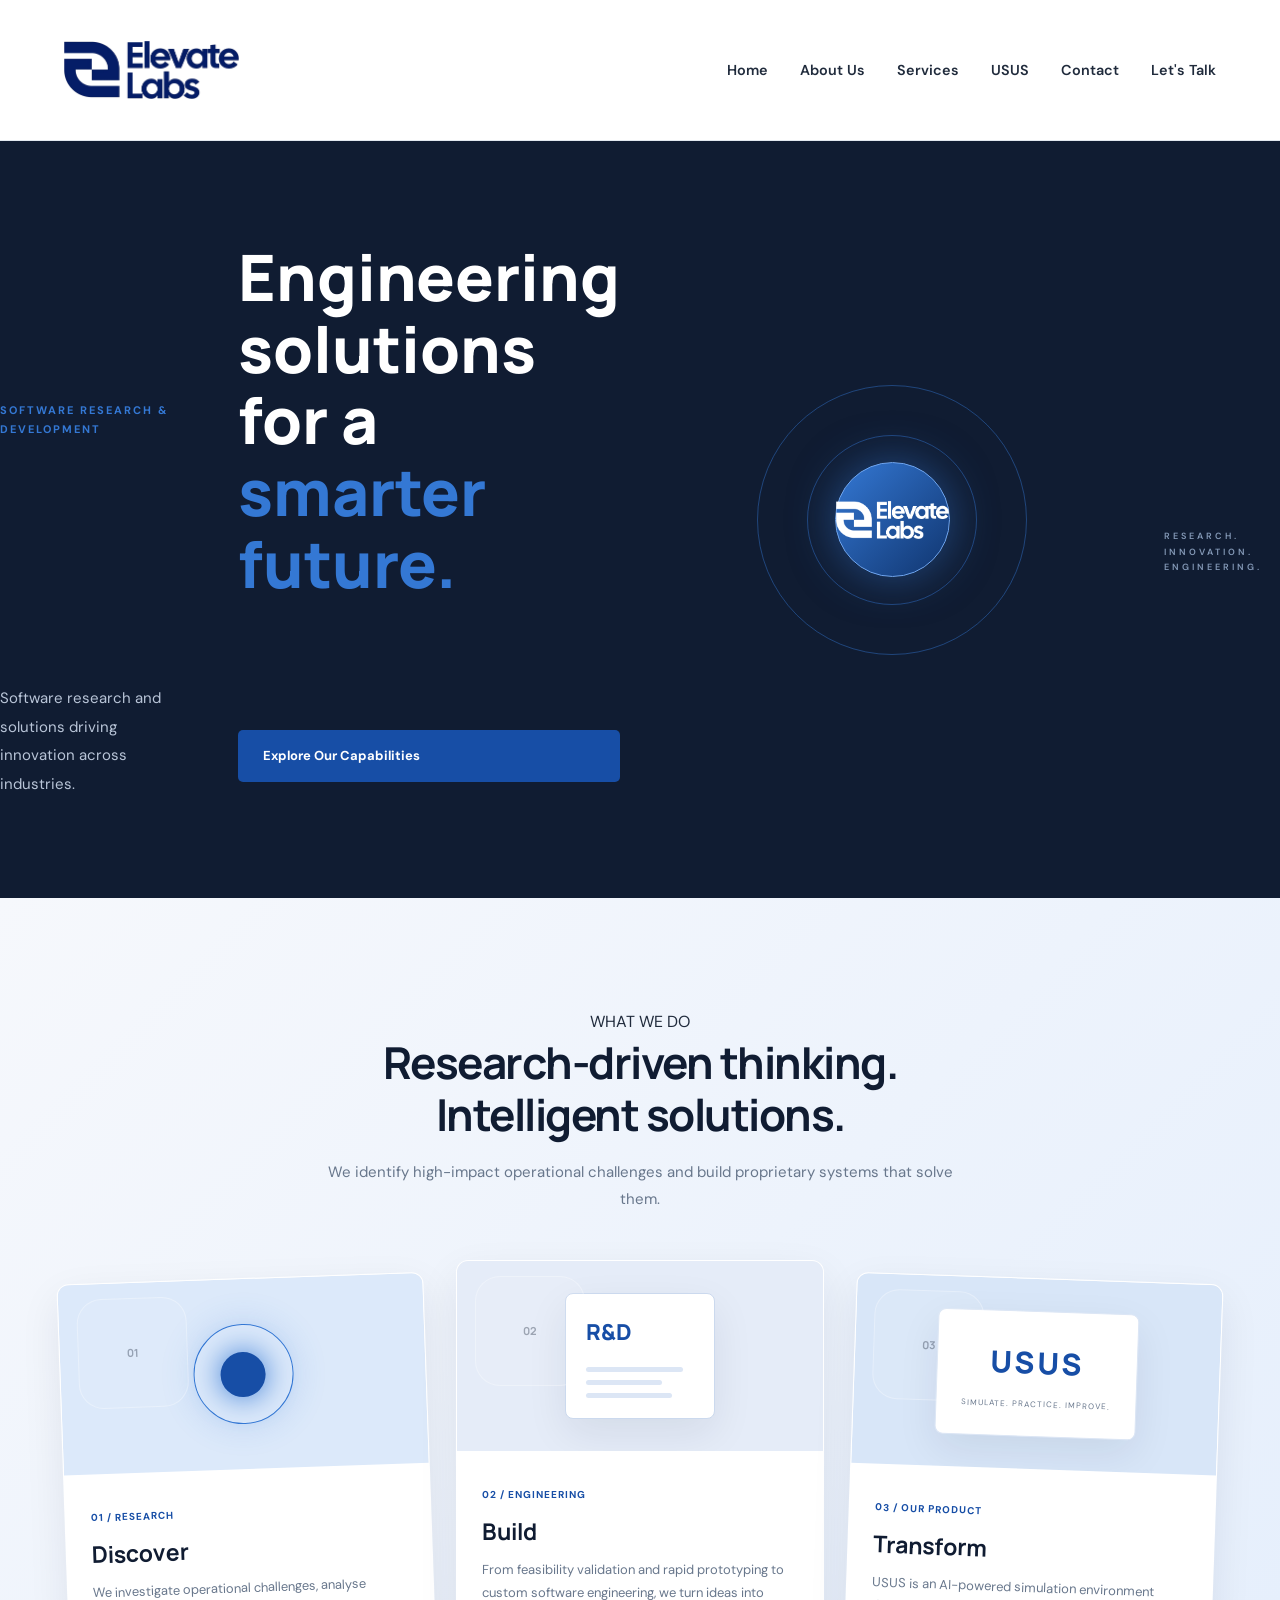
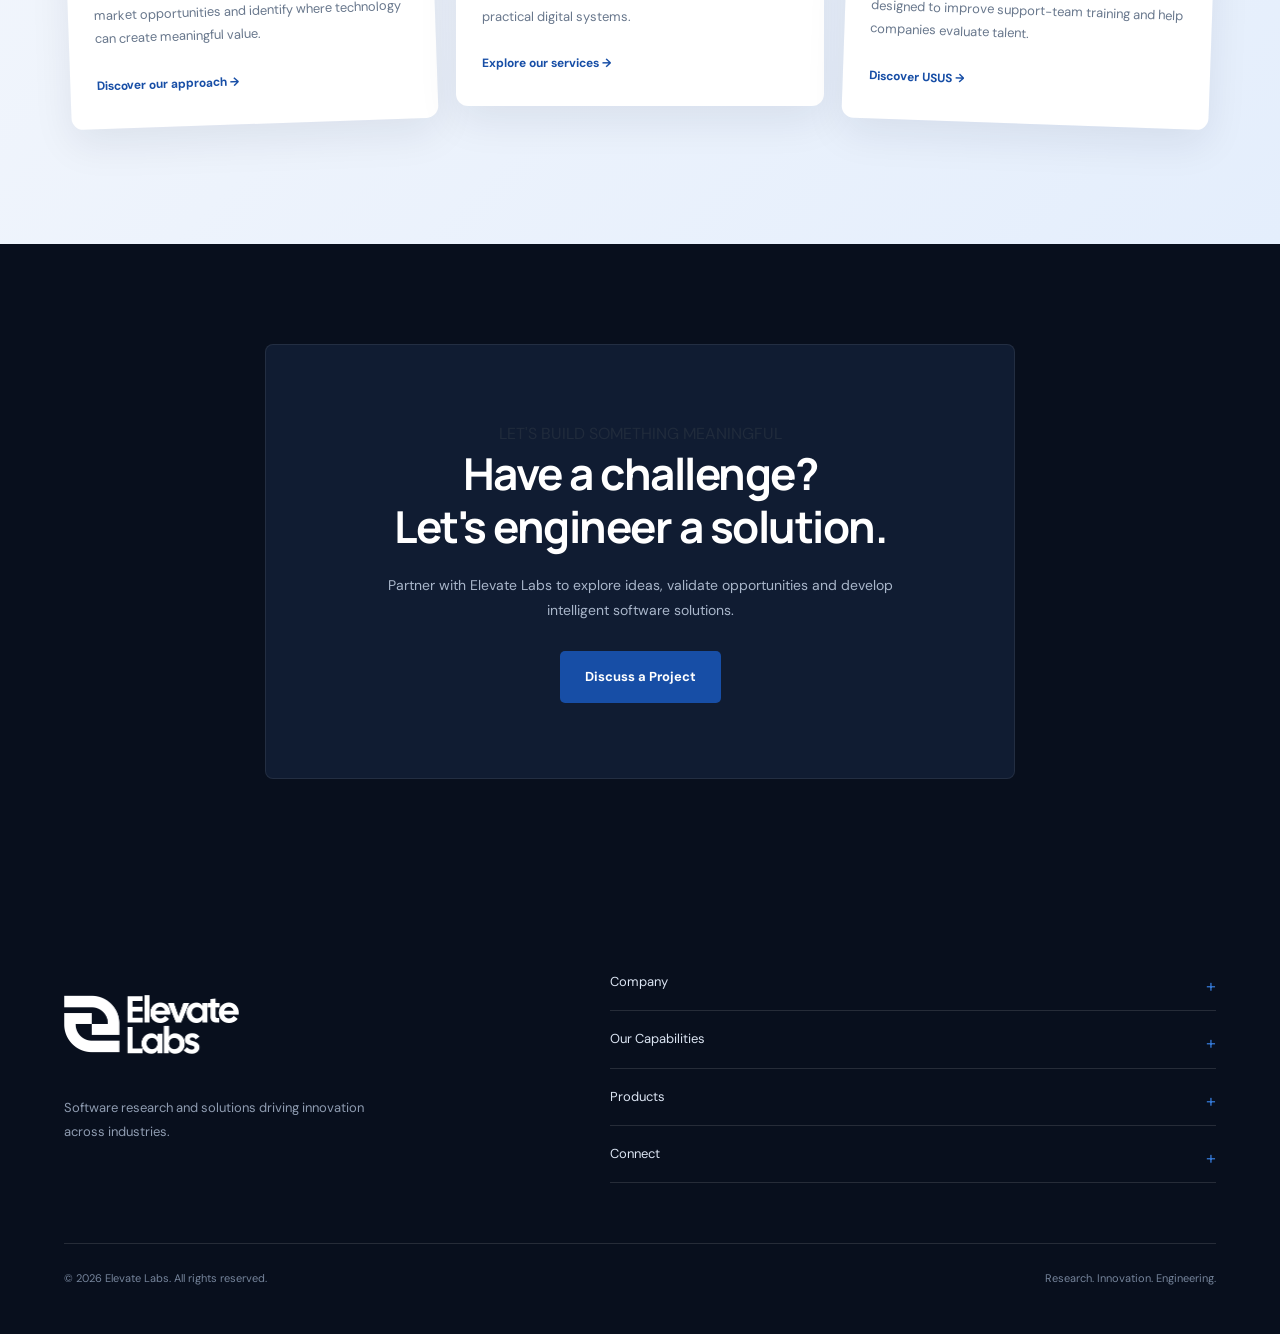
<file: index.html>
<!DOCTYPE html>
<html lang="en">
<head>
    <meta charset="UTF-8">
    <meta name="viewport" content="width=device-width, initial-scale=1.0">

    <title>Elevate Labs | Software Research & Development</title>

    <link rel="stylesheet" href="style.css">
    <link rel="stylesheet" href="home.css">

    <link rel="preconnect" href="https://fonts.googleapis.com">
    <link rel="preconnect" href="https://fonts.gstatic.com" crossorigin>

    <link href="https://fonts.googleapis.com/css2?family=DM+Sans:wght@400;500;600;700&family=Manrope:wght@400;500;600;700;800&display=swap" rel="stylesheet">
</head>

<body>

    <!-- NAVIGATION -->
    
<header class="header">

    <nav class="navbar container">

        <!-- LOGO -->
        <a href="index.html" class="logo">
            <img src="images/img.png" alt="Elevate Labs">
        </a>

        <!-- MOBILE MENU BUTTON -->
        <button
            class="menu-toggle"
            id="menu-toggle"
            aria-label="Open navigation menu"
            aria-expanded="false"
            aria-controls="nav-links">

            <span></span>
            <span></span>
            <span></span>

        </button>

        <!-- NAVIGATION LINKS -->
        <ul class="nav-links" id="nav-links">

            <li><a href="index.html">Home</a></li>
            <li><a href="about.html">About Us</a></li>
            <li><a href="services.html">Services</a></li>
            <li><a href="product.html">USUS</a></li>
            <li><a href="contact.html">Contact</a></li>

            <li>
                <a href="contact.html" class="nav-cta">
                    Let's Talk
                </a>
            </li>

        </ul>

    </nav>

</header>


    <!-- HERO SECTION -->
    <section class="home-hero">

        <div class="hero-content">

            <span class="hero-label">
                SOFTWARE RESEARCH & DEVELOPMENT
            </span>

            <h1>
                Engineering solutions
                for a <span>smarter future.</span>
            </h1>

            <p>
                Software research and solutions driving
                innovation across industries.
            </p>

            <a href="services.html" class="hero-button">
                Explore Our Capabilities
            </a>

        </div>

        <!-- Decorative visual -->
        <div class="hero-visual">

            <div class="glow glow-one"></div>
            <div class="glow glow-two"></div>

            <div class="hero-orbit orbit-one"></div>
            <div class="hero-orbit orbit-two"></div>

            <div class="hero-core">
                <span><img src="images/imgs2.png" alt="Elevate Labs"></span>
            </div>

            <div class="hero-line"></div>

        </div>

        <div class="hero-bottom-text">
            RESEARCH. INNOVATION. ENGINEERING.
        </div>

    </section>


    <!-- FEATURE SECTION -->
    <section class="home-features">

        <div class="container">

            <div class="features-heading">
                <span class="section-label">WHAT WE DO</span>

                <h2>
                    Research-driven thinking.
                    <br>
                    Intelligent solutions.
                </h2>

                <p>
                    We identify high-impact operational challenges
                    and build proprietary systems that solve them.
                </p>
            </div>


            <div class="feature-grid">

                <!-- CARD ONE -->
                <article class="feature-card">

                    <div class="feature-visual research-visual">
                        <span class="visual-symbol">01</span>

                        <div class="visual-circle">
                            <div class="visual-dot"></div>
                        </div>
                    </div>

                    <div class="feature-card-content">

                        <span class="card-number">01 / RESEARCH</span>

                        <h3>Discover</h3>

                        <p>
                            We investigate operational challenges,
                            analyse market opportunities and identify
                            where technology can create meaningful value.
                        </p>

                        <a href="about.html">Discover our approach →</a>

                    </div>

                </article>


                <!-- CARD TWO -->
                <article class="feature-card">

                    <div class="feature-visual engineering-visual">
                        <span class="visual-symbol">02</span>

                        <div class="engineering-box">
                            <span>R&D</span>
                            <div class="engineering-line"></div>
                            <div class="engineering-line"></div>
                            <div class="engineering-line"></div>
                        </div>
                    </div>

                    <div class="feature-card-content">

                        <span class="card-number">02 / ENGINEERING</span>

                        <h3>Build</h3>

                        <p>
                            From feasibility validation and rapid
                            prototyping to custom software engineering,
                            we turn ideas into practical digital systems.
                        </p>

                        <a href="services.html">Explore our services →</a>

                    </div>

                </article>


                <!-- CARD THREE -->
                <article class="feature-card">

                    <div class="feature-visual usus-visual">
                        <span class="visual-symbol">03</span>

                        <div class="usus-display">
                            <span>USUS</span>
                            <small>SIMULATE. PRACTICE. IMPROVE.</small>
                        </div>
                    </div>

                    <div class="feature-card-content">

                        <span class="card-number">03 / OUR PRODUCT</span>

                        <h3>Transform</h3>

                        <p>
                            USUS is an AI-powered simulation environment
                            designed to improve support-team training
                            and help companies evaluate talent.
                        </p>

                        <a href="product.html">Discover USUS →</a>

                    </div>

                </article>

            </div>

        </div>

    </section>


    <!-- CALL TO ACTION -->
    <section class="home-cta">

        <div class="cta-inner">

            <span class="section-label">LET'S BUILD SOMETHING MEANINGFUL</span>

            <h2>
                Have a challenge?
                <br>
                Let's engineer a solution.
            </h2>

            <p>
                Partner with Elevate Labs to explore ideas,
                validate opportunities and develop intelligent
                software solutions.
            </p>

            <a href="contact.html" class="hero-button">
                Discuss a Project
            </a>

        </div>

    </section>


    <!-- FOOTER -->
    <footer class="home-footer">

        <div class="footer-container container">

            <div class="footer-top">

                <div class="footer-brand">

                    <a href="index.html" class="logo">
                        <img src="images/imgs2.png" alt="Elevate Labs">
                    </a>
                    <p>
                        Software research and solutions
                        driving innovation across industries.
                    </p>

                </div>


                <div class="footer-accordions">

                    <details>
                        <summary>Company</summary>

                        <div class="footer-links">
                            <a href="about.html">About Us</a>
                            <a href="services.html">Our Services</a>
                            <a href="contact.html">Contact</a>
                        </div>
                    </details>


                    <details>
                        <summary>Our Capabilities</summary>

                        <div class="footer-links">
                            <a href="services.html">Artificial Intelligence</a>
                            <a href="services.html">Software Development</a>
                            <a href="services.html">Machine Learning</a>
                            <a href="services.html">Product Strategy</a>
                        </div>
                    </details>


                    <details>
                        <summary>Products</summary>

                        <div class="footer-links">
                            <a href="product.html">USUS</a>
                        </div>
                    </details>


                    <details>
                        <summary>Connect</summary>

                        <div class="footer-links">
                            <a href="contact.html">Get in Touch</a>
                            <a href="https://www.linkedin.com/company/elevatelabs-dev/"
                                target="_blank"
                                rel="noopener noreferrer">
                                LinkedIn
                            </a>
                        </div>
                    </details>

                </div>

            </div>


            <div class="footer-bottom">

                <p>
                    © 2026 Elevate Labs. All rights reserved.
                </p>

                <p>
                    Research. Innovation. Engineering.
                </p>

            </div>

        </div>

    </footer>


    <script src="script.js" defer></script>
    

</body>
</html>
</file>
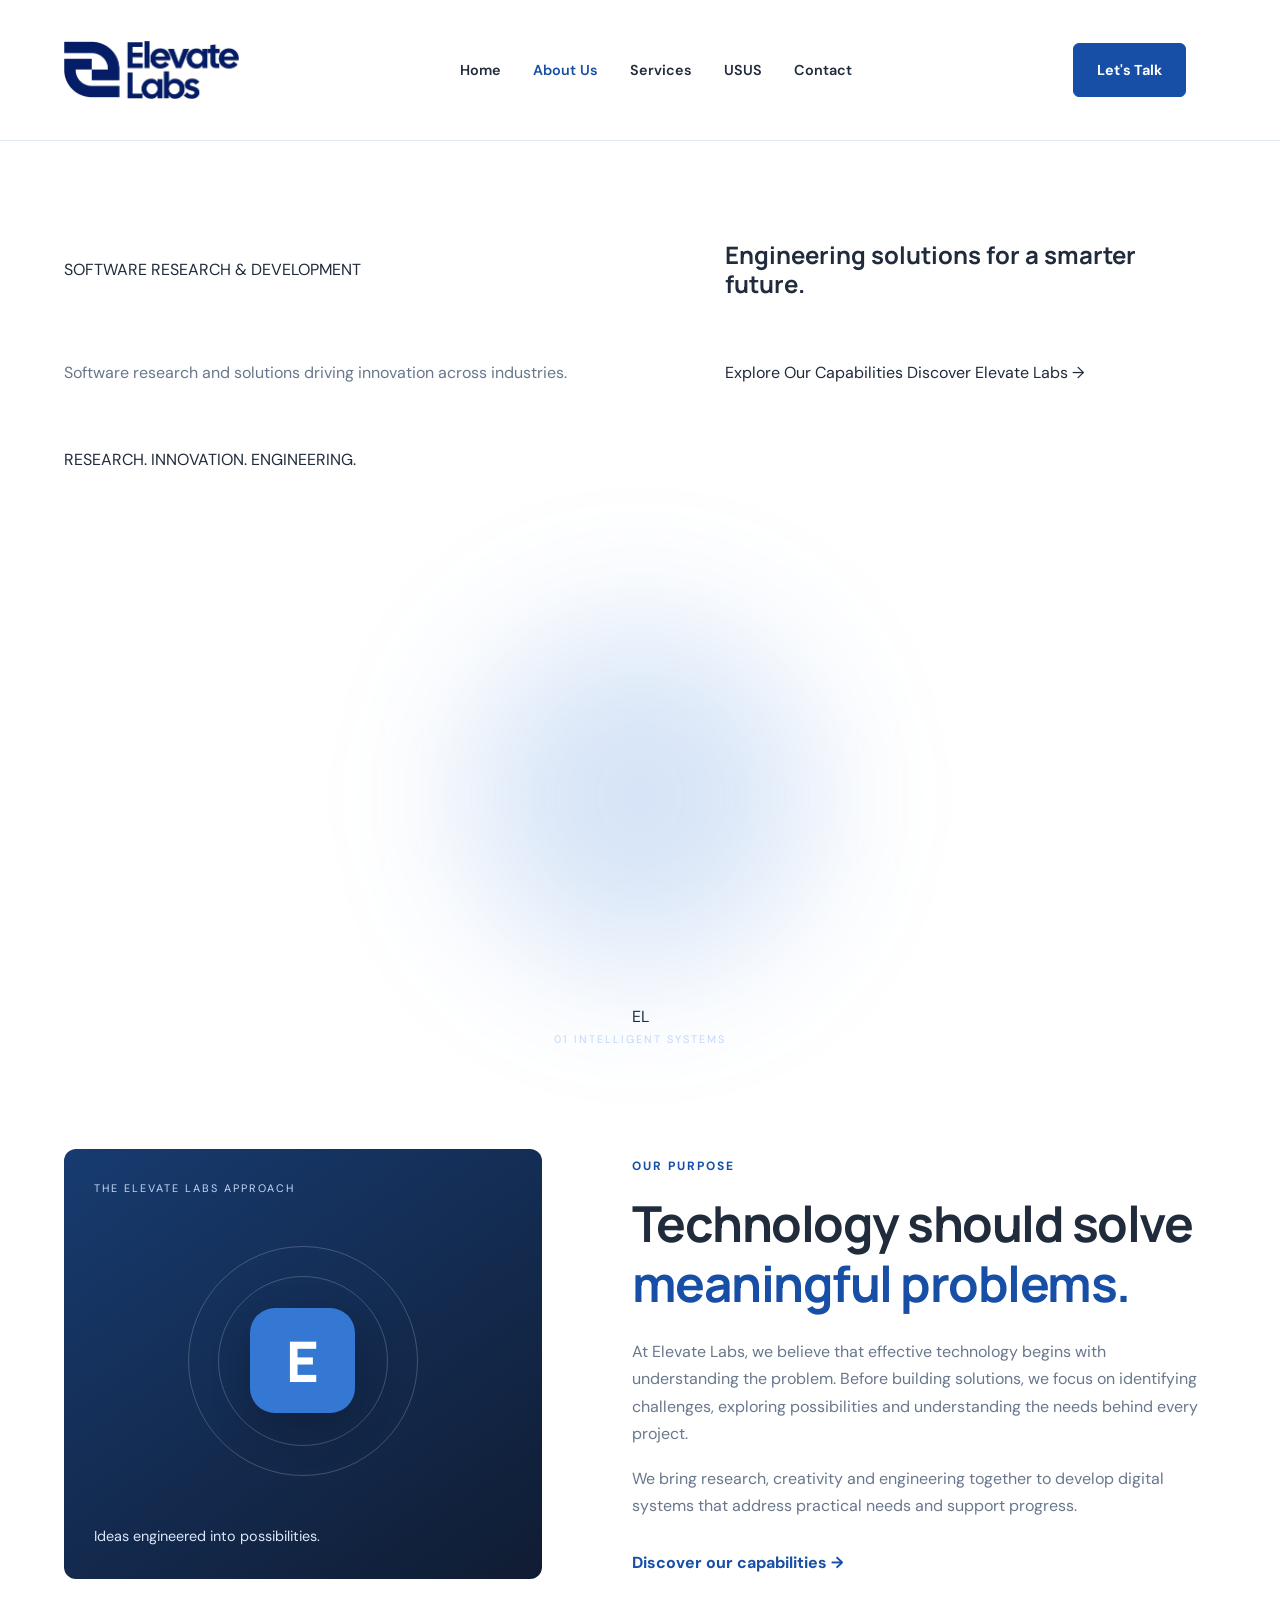
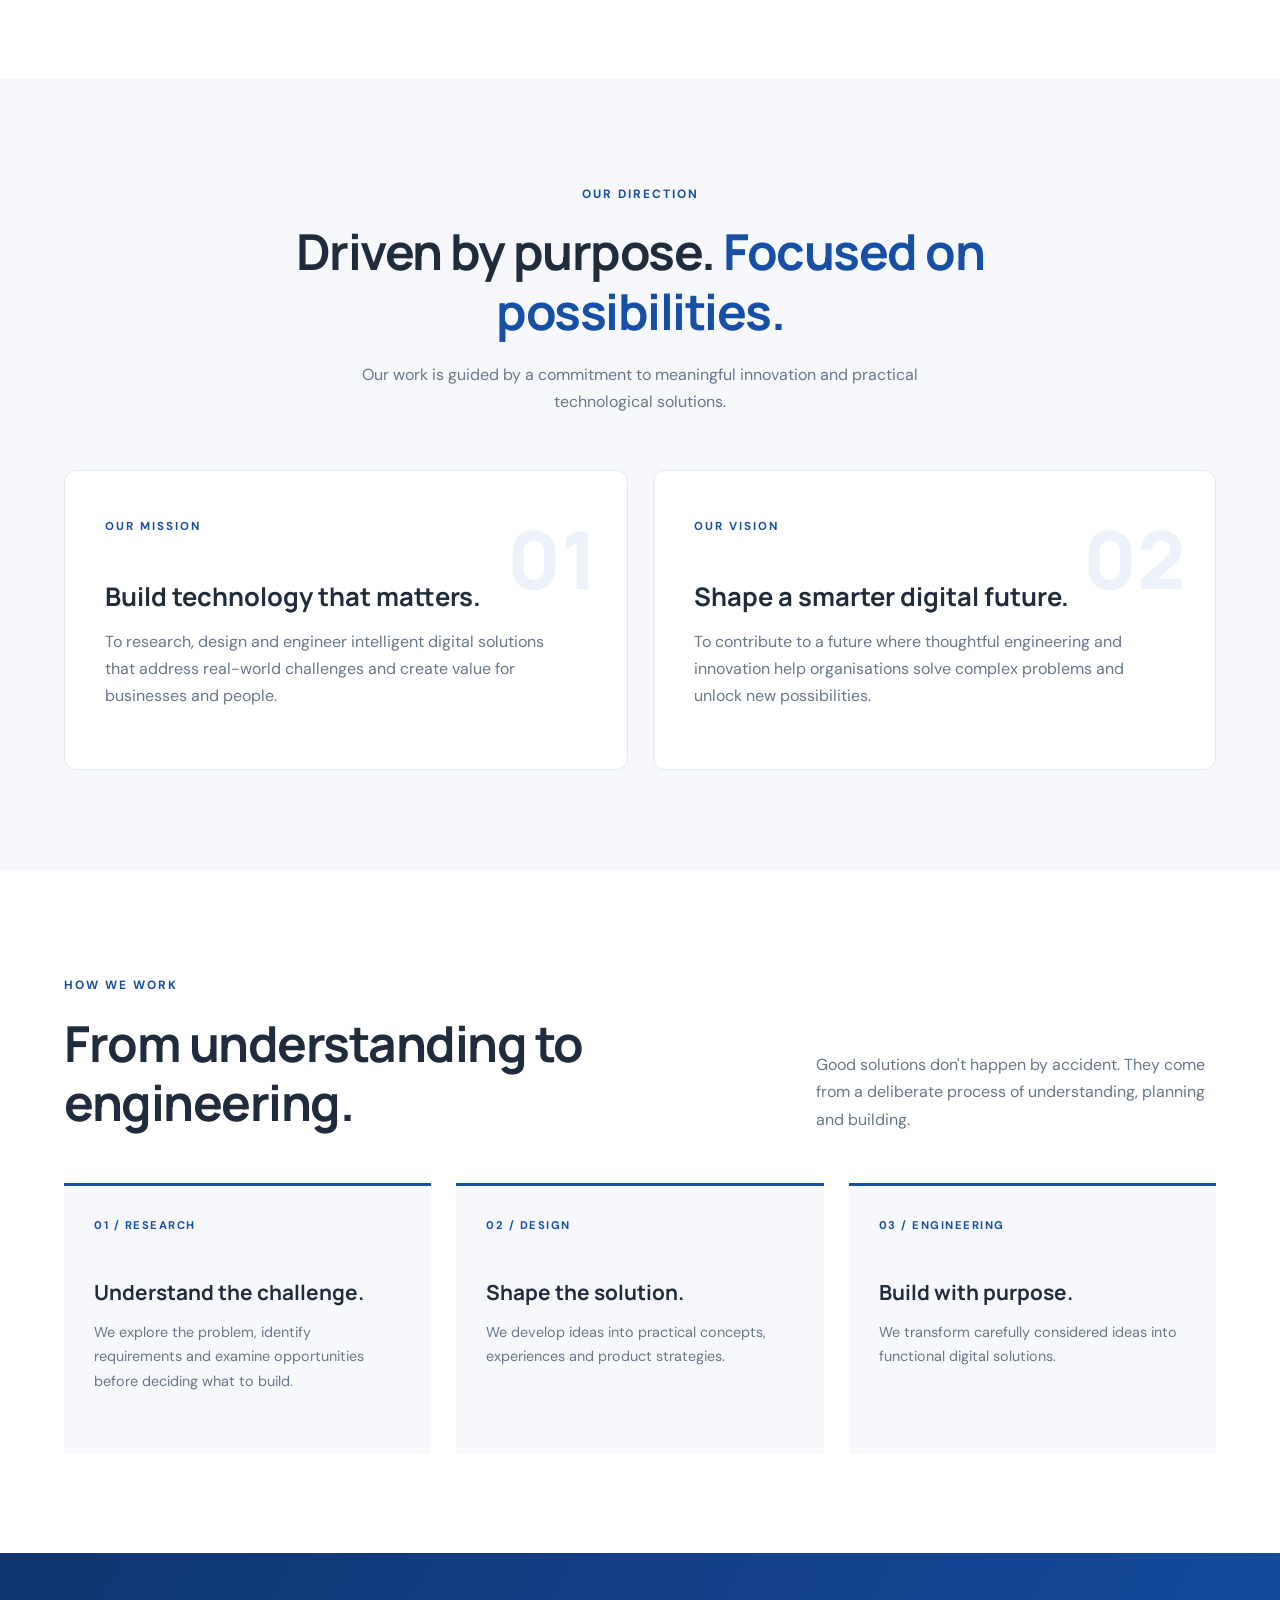
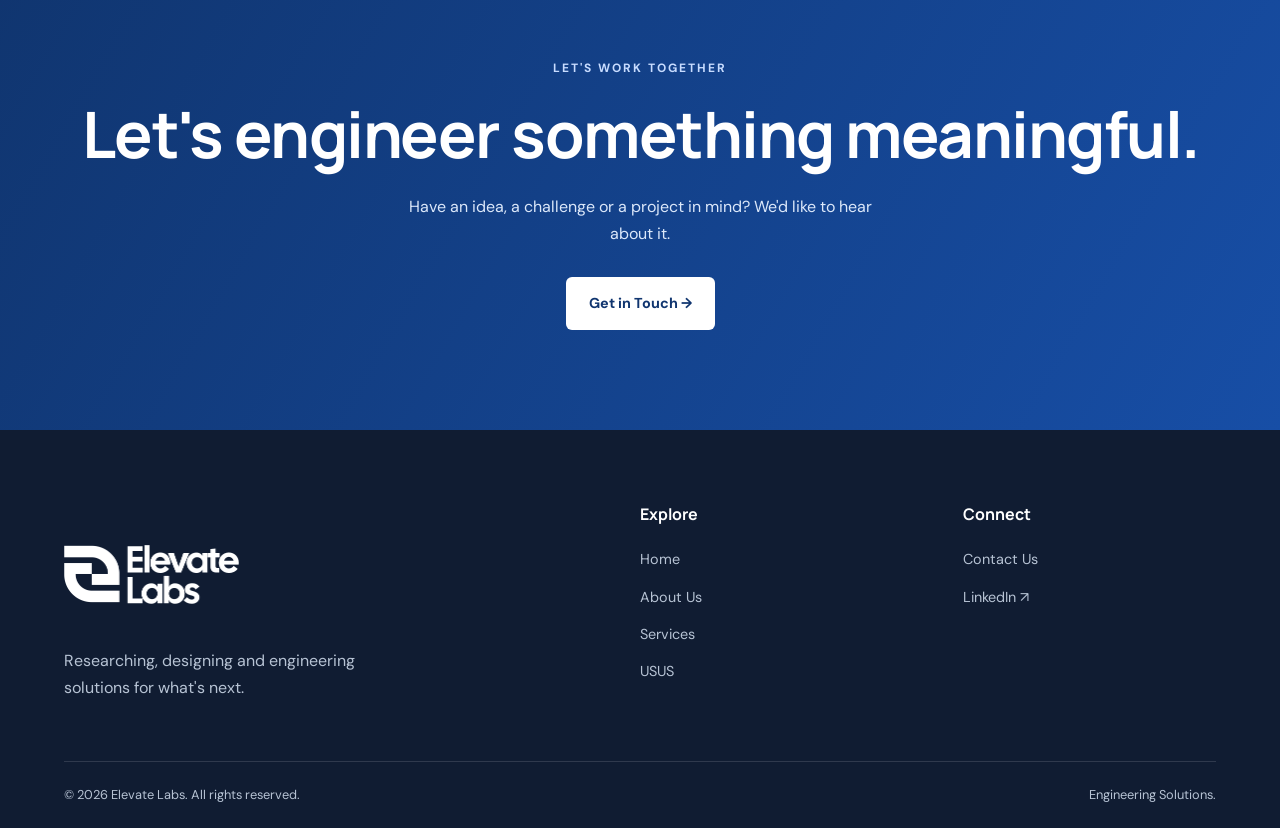
<file: about.html>
<!DOCTYPE html>
<html lang="en">

<head>
    <meta charset="UTF-8">
    <meta name="viewport" content="width=device-width, initial-scale=1.0">

    <meta name="description" content="Discover Elevate Labs, a software research and development company focused on engineering solutions to real-world challenges.">

    <title>About Us | Elevate Labs</title>

    <!-- Google Fonts -->
    <link rel="preconnect" href="https://fonts.googleapis.com">
    <link rel="preconnect" href="https://fonts.gstatic.com" crossorigin>

    <link href="https://fonts.googleapis.com/css2?family=DM+Sans:wght@400;500;600;700&family=Manrope:wght@400;500;600;700;800&display=swap" rel="stylesheet">

    <!-- Stylesheets -->
     <link rel="stylesheet" href="style.css">
    <link rel="stylesheet" href="about.css">
    
</head>

<body>

    <!-- HEADER -->
    <header class="header">

        <nav class="navbar container">

            <a href="index.html" class="logo">
                <img src="/images/img.png" alt="Elevate Labs logo">
            </a>

            <button
                class="menu-toggle"
                id="menu-toggle"
                aria-label="Open navigation"
                aria-expanded="false"
                aria-controls="nav-links">

                <span></span>
                <span></span>
                <span></span>

            </button>

            <ul class="nav-links" id="nav-links">

                <li><a href="index.html">Home</a></li>

                <li>
                    <a href="about.html" class="active" aria-current="page">
                        About Us
                    </a>
                </li>

                <li><a href="services.html">Services</a></li>

                <li><a href="product.html">USUS</a></li>

                <li><a href="contact.html">Contact</a></li>

            </ul>

            <a href="contact.html" class="btn btn-primary nav-cta">
                Let's Talk
            </a>

        </nav>

    </header>


    <main>

        <!-- ABOUT HERO -->
       
<!-- HERO SECTION -->
<section class="home-hero">

    <div class="home-hero-container container">

        <!-- LEFT CONTENT -->
        <div class="hero-content">

            <span class="hero-label">
                SOFTWARE RESEARCH & DEVELOPMENT
            </span>

            <h1>
                Engineering solutions
                for a <span>smarter future.</span>
            </h1>

            <p>
                Software research and solutions driving
                innovation across industries.
            </p>

            <div class="hero-actions">

                <a href="services.html" class="hero-button">
                    Explore Our Capabilities
                </a>

                <a href="about.html" class="hero-text-link">
                    Discover Elevate Labs →
                </a>

            </div>

            <div class="hero-bottom-text">
                RESEARCH. INNOVATION. ENGINEERING.
            </div>

        </div>


        <!-- RIGHT VISUAL -->
        <div class="hero-visual">

            <div class="visual-glow"></div>

            <div class="hero-orbit orbit-one"></div>
            <div class="hero-orbit orbit-two"></div>
            <div class="hero-orbit orbit-three"></div>

            <div class="hero-core">
                <span>EL</span>
            </div>

            <div class="visual-caption">
                <span>01</span>
                <span>INTELLIGENT SYSTEMS</span>
            </div>

        </div>

    </div>

</section>



        <!-- COMPANY PURPOSE -->
        <section class="purpose section-padding">

            <div class="container purpose-grid">

                <div class="purpose-visual">

                    <div class="purpose-image-card">

                        <span class="visual-caption">
                            THE ELEVATE LABS APPROACH
                        </span>

                        <div class="purpose-graphic">

                            <div class="graphic-circle circle-one"></div>

                            <div class="graphic-circle circle-two"></div>

                            <div class="graphic-core">
                                <span>E</span>
                            </div>

                        </div>

                        <p>Ideas engineered into possibilities.</p>

                    </div>

                </div>


                <article class="purpose-content">

                    <span class="eyebrow">OUR PURPOSE</span>

                    <h2>
                        Technology should solve
                        <span>meaningful problems.</span>
                    </h2>

                    <p>
                        At Elevate Labs, we believe that effective
                        technology begins with understanding the
                        problem. Before building solutions, we focus
                        on identifying challenges, exploring
                        possibilities and understanding the needs
                        behind every project.
                    </p>

                    <p>
                        We bring research, creativity and engineering
                        together to develop digital systems that
                        address practical needs and support progress.
                    </p>

                    <a href="services.html" class="text-link">
                        Discover our capabilities &rarr;
                    </a>

                </article>

            </div>

        </section>


        <!-- MISSION AND VISION -->
        <section class="mission-vision section-padding">

            <div class="container">

                <div class="section-heading-center">

                    <span class="eyebrow">OUR DIRECTION</span>

                    <h2>
                        Driven by purpose.
                        <span>Focused on possibilities.</span>
                    </h2>

                    <p>
                        Our work is guided by a commitment to
                        meaningful innovation and practical
                        technological solutions.
                    </p>

                </div>


                <div class="direction-grid">

                    <article class="direction-card">

                        <div class="direction-number">01</div>

                        <span class="direction-label">OUR MISSION</span>

                        <h3>Build technology that matters.</h3>

                        <p>
                            To research, design and engineer
                            intelligent digital solutions that
                            address real-world challenges and
                            create value for businesses and people.
                        </p>

                    </article>


                    <article class="direction-card">

                        <div class="direction-number">02</div>

                        <span class="direction-label">OUR VISION</span>

                        <h3>Shape a smarter digital future.</h3>

                        <p>
                            To contribute to a future where
                            thoughtful engineering and innovation
                            help organisations solve complex
                            problems and unlock new possibilities.
                        </p>

                    </article>

                </div>

            </div>

        </section>


        <!-- OUR APPROACH -->
        <section class="approach section-padding">

            <div class="container">

                <div class="approach-heading">

                    <div>
                        <span class="eyebrow">HOW WE WORK</span>

                        <h2>
                            From understanding
                            to engineering.
                        </h2>
                    </div>

                    <p>
                        Good solutions don't happen by accident.
                        They come from a deliberate process of
                        understanding, planning and building.
                    </p>

                </div>


                <div class="approach-grid">

                    <article class="approach-card">

                        <span class="approach-number">01 / RESEARCH</span>

                        <h3>Understand the challenge.</h3>

                        <p>
                            We explore the problem, identify
                            requirements and examine opportunities
                            before deciding what to build.
                        </p>

                    </article>


                    <article class="approach-card">

                        <span class="approach-number">02 / DESIGN</span>

                        <h3>Shape the solution.</h3>

                        <p>
                            We develop ideas into practical
                            concepts, experiences and product
                            strategies.
                        </p>

                    </article>


                    <article class="approach-card">

                        <span class="approach-number">03 / ENGINEERING</span>

                        <h3>Build with purpose.</h3>

                        <p>
                            We transform carefully considered
                            ideas into functional digital
                            solutions.
                        </p>

                    </article>

                </div>

            </div>

        </section>


        <!-- CTA -->
        <section class="cta-section section-padding">

            <div class="container cta-content">

                <span class="eyebrow">LET'S WORK TOGETHER</span>

                <h2>
                    Let's engineer
                    something meaningful.
                </h2>

                <p>
                    Have an idea, a challenge or a project in mind?
                    We'd like to hear about it.
                </p>

                <a href="contact.html" class="btn btn-light">
                    Get in Touch &rarr;
                </a>

            </div>

        </section>

    </main>


    <!-- FOOTER -->
    <footer class="footer">

        <div class="container footer-content">

            <div class="footer-brand">

                <a href="index.html" class="logo">
                    <img src="/images/imgs2.png" alt="Elevate Labs logo">
                </a>

                <p>
                    Researching, designing and engineering
                    solutions for what's next.
                </p>

            </div>


            <div class="footer-links">

                <h4>Explore</h4>

                <a href="index.html">Home</a>
                <a href="about.html">About Us</a>
                <a href="services.html">Services</a>
                <a href="product.html">USUS</a>

            </div>


            <div class="footer-links">

                <h4>Connect</h4>

                <a href="contact.html">Contact Us</a>

                <a
                    href="https://www.linkedin.com/company/elevatelabs-dev/"
                    target="_blank"
                    rel="noopener noreferrer">
                    LinkedIn ↗
                </a>

            </div>

        </div>


        <div class="container footer-bottom">

            <p>&copy; 2026 Elevate Labs. All rights reserved.</p>

            <p>Engineering Solutions.</p>

        </div>

    </footer>


    <!-- JAVASCRIPT -->
    <script src="script.js" defer></script>

</body>
</html>
</file>
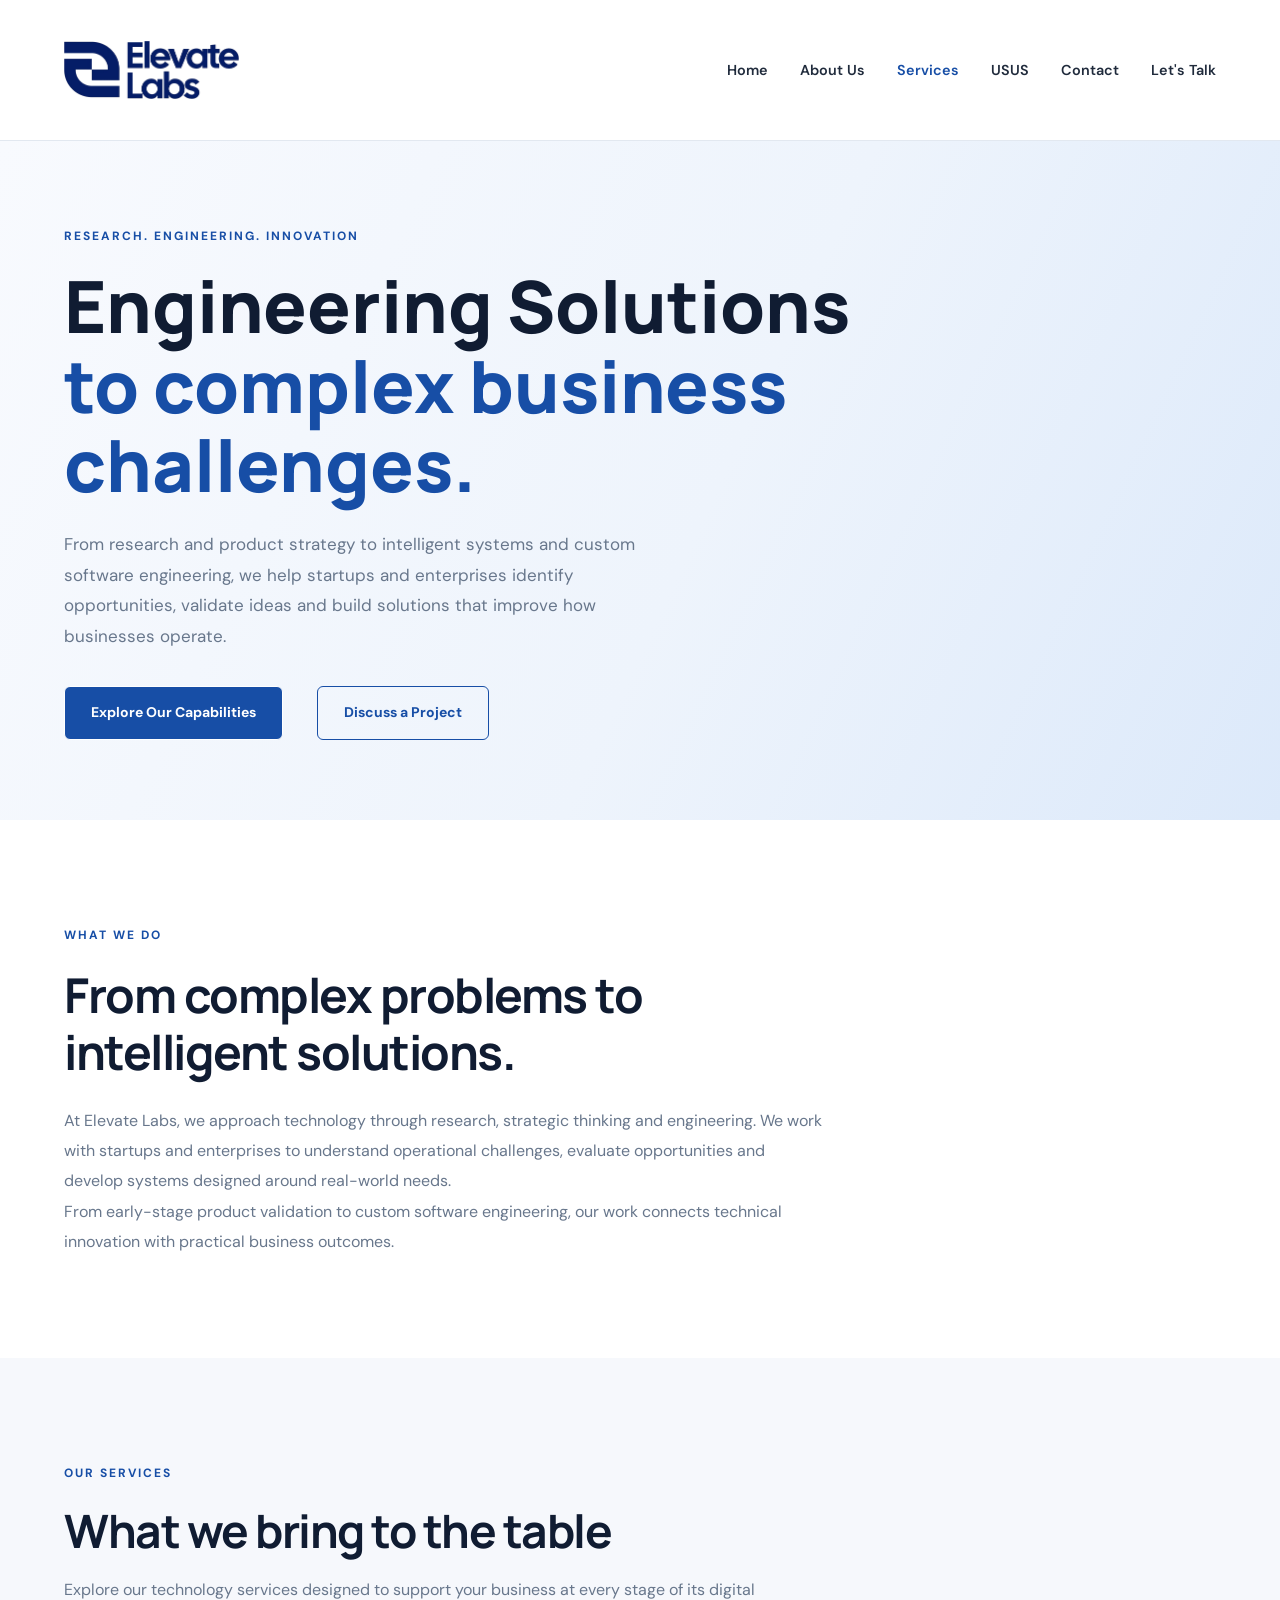
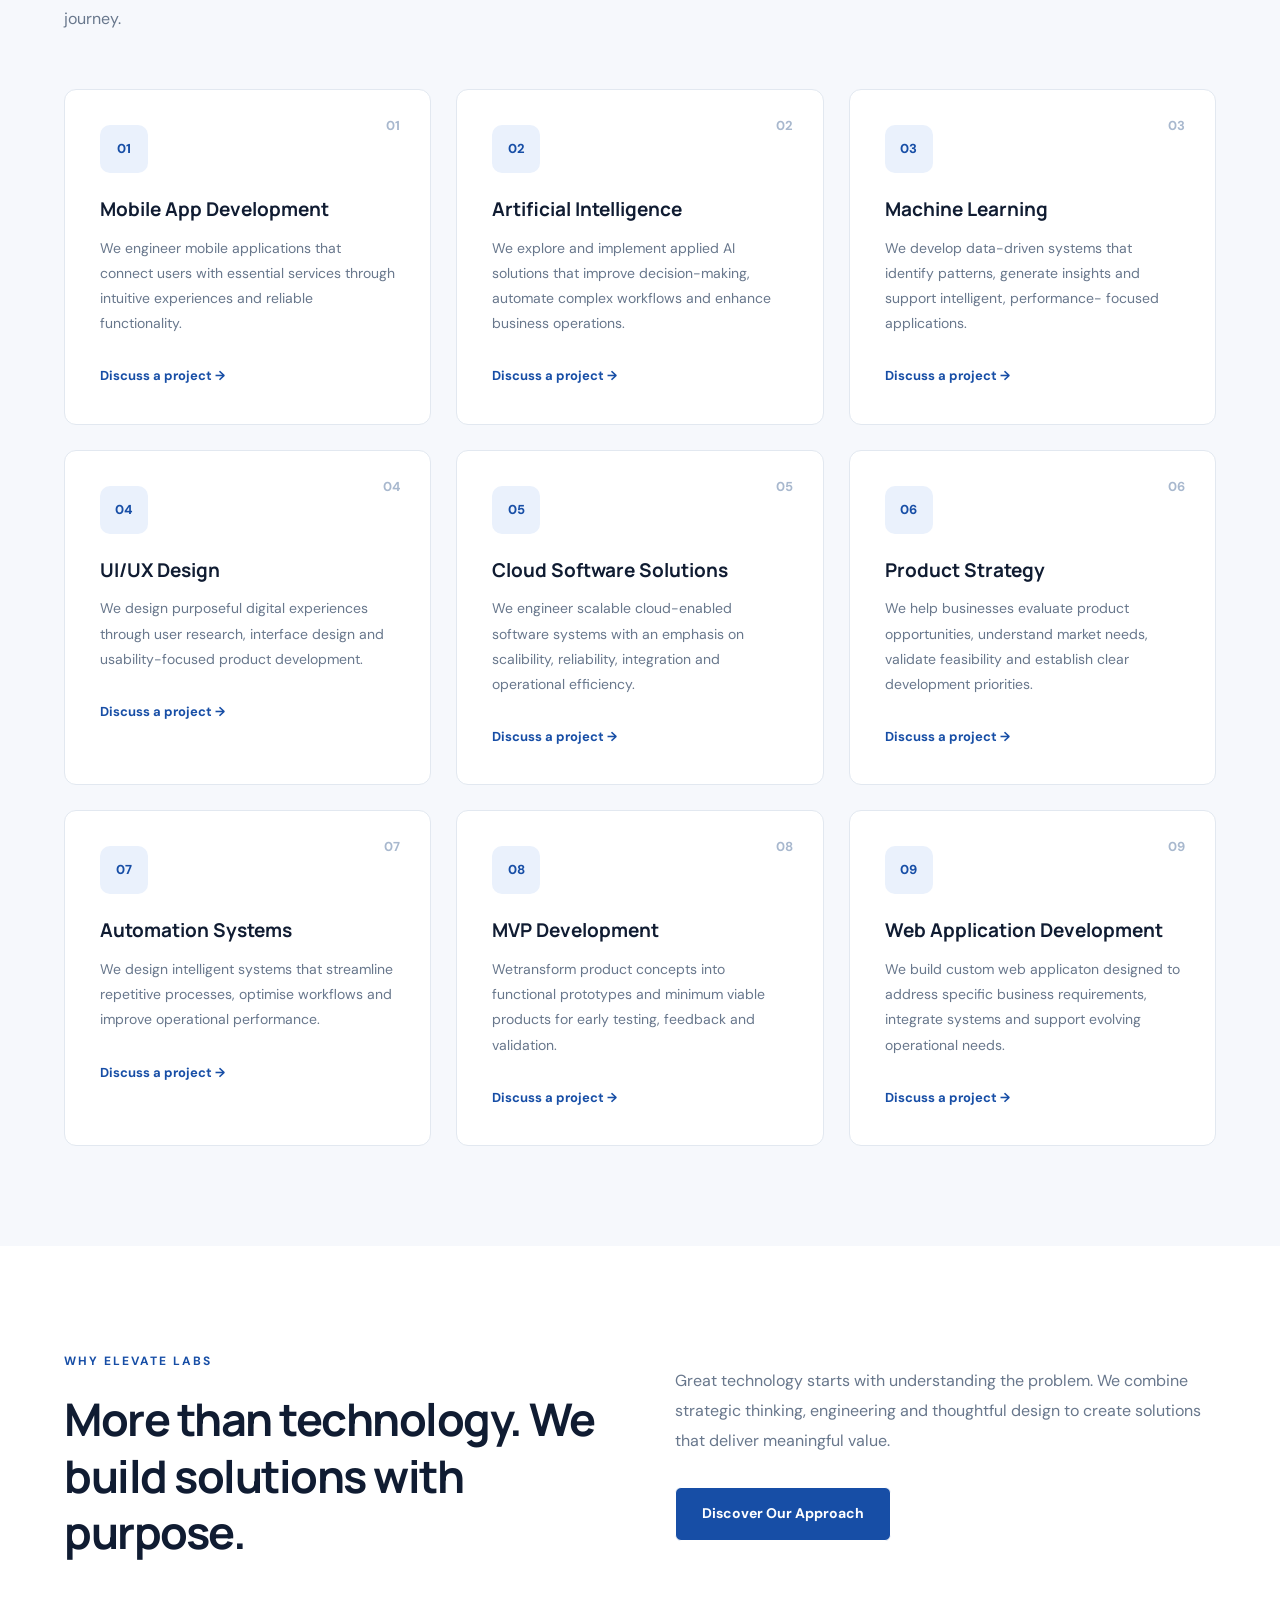
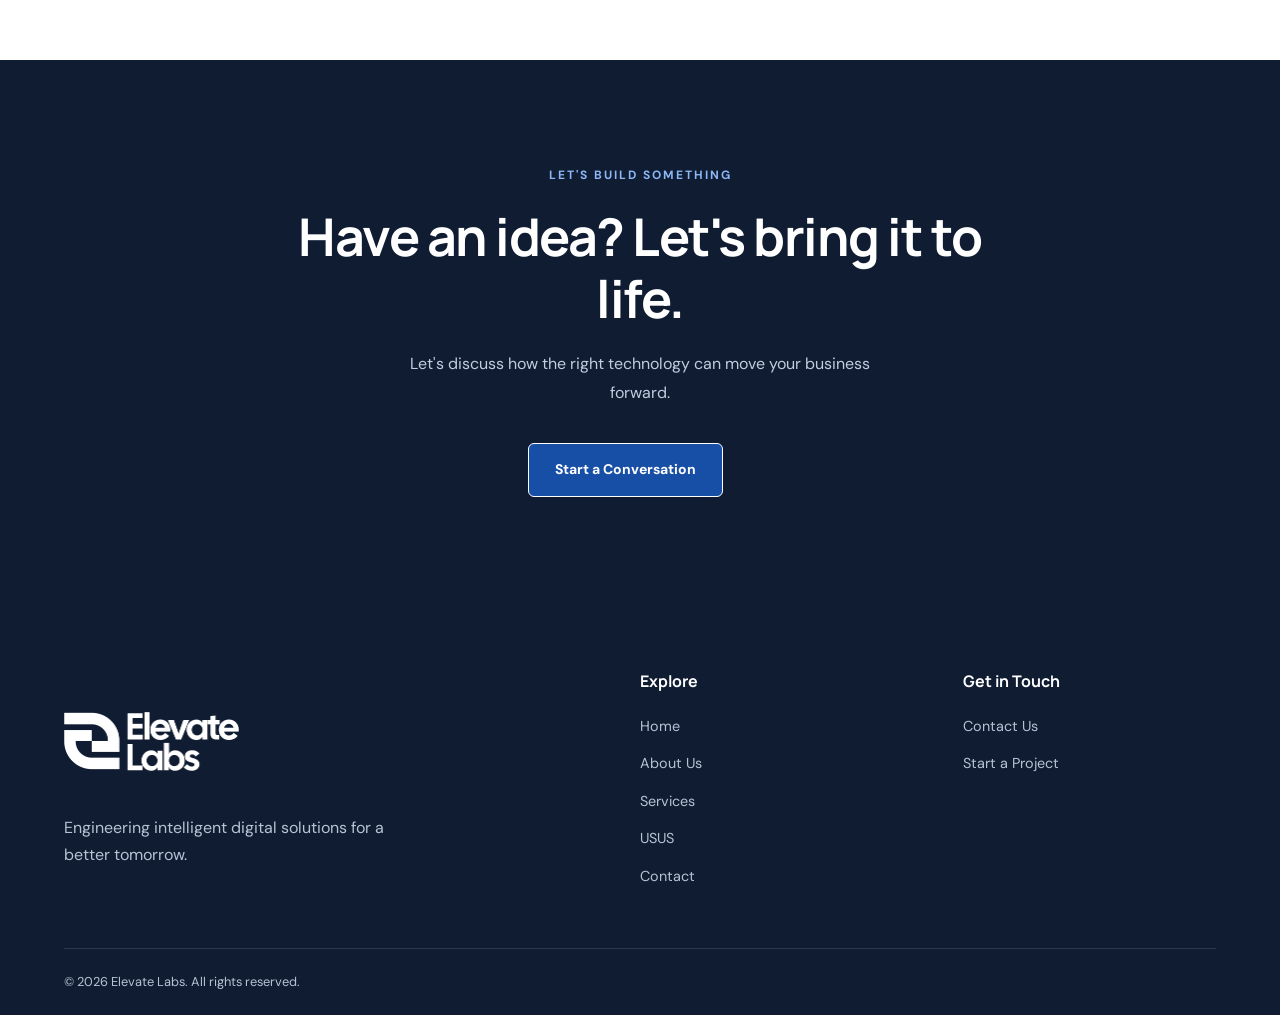
<file: services.html>
<!DOCTYPE html>
<html lang="en">
<head>
    <meta charset="UTF-8">
    <meta name="viewport" content="width=device-width, initial-scale=1.0">

    <title>Our Services | Elevate Labs</title>

    <!-- Google Fonts -->
    <link rel="preconnect" href="https://fonts.googleapis.com">
    <link rel="preconnect" href="https://fonts.gstatic.com" crossorigin>

    <link href="https://fonts.googleapis.com/css2?family=DM+Sans:wght@400;500;600;700&family=Manrope:wght@400;500;600;700;800&display=swap" rel="stylesheet">

    <!-- Main CSS -->
    <link rel="stylesheet" href="style.css">

    <!-- Services CSS -->
    <link rel="stylesheet" href="services.css">
</head>

<body>

    <!-- NAVIGATION -->
    <header class="header">
        <nav class="navbar container">

            <a href="index.html" class="logo">
                <img src="images/img.png" alt="Elevate Labs logo">
            </a>

            <button class="menu-toggle" aria-label="Open navigation menu" aria-expanded="false">
                <span></span>
                <span></span>
                <span></span>
            </button>

            <ul class="nav-links">
                <li><a href="index.html">Home</a></li>
                <li><a href="about.html">About Us</a></li>
                <li><a href="services.html" class="active">Services</a></li>
                <li><a href="product.html">USUS</a></li>
                <li><a href="contact.html">Contact</a></li>
                <li>
                    <a href="contact.html" class="nav-cta">Let's Talk</a>
                </li>
            </ul>

        </nav>
    </header>


    <main>

        <!-- HERO SECTION -->
        <section class="services-hero">

            <div class="container services-hero-content">

                <span class="section-label">
                    RESEARCH. ENGINEERING. INNOVATION
                </span>

                <h1>
                    Engineering Solutions
                    <span>to complex business challenges.</span>
                </h1>

                <p>
                   From research and product strategy to intelligent systems
                   and custom software engineering, we help startups and enterprises
                   identify opportunities, validate ideas and build solutions that 
                   improve how businesses operate.
                </p>

                <a href="#services" class="btn-primary">
                    Explore Our Capabilities
                </a>

                <a href="contact.html" class="btn-secondary">
                    Discuss a Project

                </a>

            </div>

        </section>


        <!-- SERVICES INTRODUCTION -->
        <section class="services-intro">

            <div class="container">

                <div class="intro-content">

                    <span class="section-label">
                        WHAT WE DO
                    </span>

                    <h2>
                       From complex problems 
                       to intelligent solutions.
                    </h2>

                    <p>
                        At Elevate Labs, we approach technology
                        through research, strategic thinking and
                        engineering. We work with startups and
                        enterprises to understand operational
                        challenges, evaluate opportunities and
                        develop systems designed around real-world
                        needs.
                    </p>

                    <p>
                        From early-stage product validation to
                        custom software engineering, our work
                        connects technical innovation with
                        practical business outcomes.
                    </p>

                </div>

            </div>

        </section>


        <!-- SERVICES GRID -->
        <section class="services-section" id="services">

            <div class="container">

                <div class="services-heading">

                    <span class="section-label">
                        OUR SERVICES
                    </span>

                    <h2>
                        What we bring to the table
                    </h2>

                    <p>
                        Explore our technology services
                        designed to support your business
                        at every stage of its digital journey.
                    </p>

                </div>


                <div class="services-grid">

                    <!-- SERVICE 1 -->
                    <article class="service-card">

                        <span class="service-number">01</span>

                        <div class="service-icon">01</div>

                        <h3>Mobile App Development</h3>

                        <p>
                            We engineer mobile applications that
                            connect users with essential services
                            through intuitive experiences and
                            reliable functionality.
                        </p>

                        <a href="contact.html">
                            Discuss a project →
                        </a>

                    </article>


                    <!-- SERVICE 2 -->
                    <article class="service-card">

                        <span class="service-number">02</span>

                        <div class="service-icon">02</div>

                        <h3>Artificial Intelligence</h3>

                        <p>
                            We explore and implement applied AI
                            solutions that improve decision-making,
                            automate complex workflows and enhance
                            business operations.
                        </p>

                        <a href="contact.html">
                            Discuss a project →
                        </a>

                    </article>


                    <!-- SERVICE 3 -->
                    <article class="service-card">

                        <span class="service-number">03</span>

                        <div class="service-icon">03</div>

                        <h3>Machine Learning</h3>

                        <p>
                            We develop data-driven systems that
                            identify patterns, generate insights
                            and support intelligent, performance-
                            focused applications.
                        </p>

                        <a href="contact.html">
                            Discuss a project →
                        </a>

                    </article>


                    <!-- SERVICE 4 -->
                    <article class="service-card">

                        <span class="service-number">04</span>

                        <div class="service-icon">04</div>

                        <h3>UI/UX Design</h3>

                        <p>
                            We design purposeful digital experiences
                            through user research, interface design 
                            and usability-focused product development.
                        </p>

                        <a href="contact.html">
                            Discuss a project →
                        </a>

                    </article>


                    <!-- SERVICE 5 -->
                    <article class="service-card">

                        <span class="service-number">05</span>

                        <div class="service-icon">05</div>

                        <h3>Cloud Software Solutions</h3>

                        <p>
                            We engineer scalable cloud-enabled
                            software systems with an emphasis on  
                            scalibility, reliability, integration 
                            and operational efficiency.
                        </p>

                        <a href="contact.html">
                            Discuss a project →
                        </a>

                    </article>


                    <!-- SERVICE 6 -->
                    <article class="service-card">

                        <span class="service-number">06</span>

                        <div class="service-icon">06</div>

                        <h3>Product Strategy</h3>

                        <p>We help businesses evaluate product
                            opportunities, understand market needs,
                            validate feasibility and establish
                            clear development priorities.
                        </p>

                        <a href="contact.html">
                            Discuss a project →
                        </a>

                    </article>


                    <!-- SERVICE 7 -->
                    <article class="service-card">

                        <span class="service-number">07</span>

                        <div class="service-icon">07</div>

                        <h3>Automation Systems</h3>

                        <p>
                            We design intelligent systems that 
                            streamline repetitive processes,
                            optimise workflows and improve
                            operational performance.
                        </p>

                        <a href="contact.html">
                            Discuss a project →
                        </a>

                    </article>


                    <!-- SERVICE 8 -->
                    <article class="service-card">

                        <span class="service-number">08</span>

                        <div class="service-icon">08</div>

                        <h3>MVP Development</h3>

                        <p>
                            Wetransform product concepts into
                            functional prototypes and minimum
                            viable products for early testing,
                            feedback and validation.
                        </p>

                        <a href="contact.html">
                            Discuss a project →
                        </a>

                    </article>


                    <!-- SERVICE 9 -->
                    <article class="service-card">

                        <span class="service-number">09</span>

                        <div class="service-icon">09</div>

                        <h3>Web Application Development</h3>

                        <p>
                            We build custom web applicaton
                            designed to address specific business
                            requirements, integrate systems and 
                            support evolving operational needs.
                        </p>

                        <a href="contact.html">
                            Discuss a project →
                        </a>

                    </article>

                </div>

            </div>

        </section>


        <!-- WHY CHOOSE US -->
        <section class="why-us">

            <div class="container why-us-content">

                <div>
                    <span class="section-label">
                        WHY ELEVATE LABS
                    </span>

                    <h2>
                        More than technology.
                        We build solutions with purpose.
                    </h2>
                </div>

                <div class="why-us-description">

                    <p>
                        Great technology starts with understanding
                        the problem. We combine strategic thinking,
                        engineering and thoughtful design to create
                        solutions that deliver meaningful value.
                    </p>

                    <a href="about.html" class="btn-primary">
                        Discover Our Approach
                    </a>

                </div>

            </div>

        </section>


        <!-- CALL TO ACTION -->
        <section class="services-cta">

            <div class="container cta-content">

                <span class="section-label">
                    LET'S BUILD SOMETHING
                </span>

                <h2>
                    Have an idea?
                    Let's bring it to life.
                </h2>

                <p>
                    Let's discuss how the right technology
                    can move your business forward.
                </p>

                <a href="contact.html" class="btn-primary">
                    Start a Conversation
                </a>

            </div>

        </section>

    </main>


    <!-- FOOTER -->
    <footer class="footer">

        <div class="container footer-content">

            <div class="footer-brand">

                <a href="index.html" class="logo">
                    <img src="images/imgs2.png" alt="Elevate Labs logo">
                </a>

                <p>
                    Engineering intelligent digital
                    solutions for a better tomorrow.
                </p>

            </div>


            <div class="footer-links">

                <h4>Explore</h4>

                <a href="index.html">Home</a>
                <a href="about.html">About Us</a>
                <a href="services.html">Services</a>
                <a href="product.html">USUS</a>
                <a href="contact.html">Contact</a>

            </div>


            <div class="footer-links">

                <h4>Get in Touch</h4>

                <a href="contact.html">Contact Us</a>
                <a href="contact.html">Start a Project</a>

            </div>

        </div>


        <div class="container footer-bottom">

            <p>
                © 2026 Elevate Labs. All rights reserved.
            </p>

        </div>

    </footer>


  <script src="script.js" defer></script>

    

</body>
</html>
</file>
<file: style.css>
/* =========================
   GLOBAL DESIGN SYSTEM
========================= */

:root {
    /* Brand colours */
    --primary: #174EA6;
    --primary-light: #3478D4;
    --primary-dark: #10356F;

    --navy: #101C32;
    --navy-light: #172944;

    --white: #FFFFFF;
    --off-white: #F6F8FC;
    --text: #202B3C;
    --muted: #68778C;
    --border: #E2E8F0;

    /* Typography */
    --heading-font: "Manrope", sans-serif;
    --body-font: "DM Sans", sans-serif;

    /* Layout */
    --container: 1200px;
    --section-padding: 100px;

    /* Effects */
    --transition: all 0.3s ease;
    --shadow: 0 15px 40px rgba(16, 28, 50, 0.08);
}

.header.scrolled {
    box-shadow: 0 5px 20px rgba(16, 28, 50, 0.08);
}

/* =========================
   RESET
========================= */

* {
    margin: 0;
    padding: 0;
    box-sizing: border-box;
}

html {
    scroll-behavior: smooth;
}

body {
    font-family: var(--body-font);
    color: var(--text);
    background: var(--white);
    line-height: 1.7;
}

a {
    text-decoration: none;
    color: inherit;
}

ul {
    list-style: none;
}

button,
input,
textarea,
select {
    font: inherit;
}

img {
    display: block;
    max-width: 100%;
}


/* =========================
   REUSABLE LAYOUT
========================= */

.container {
    width: min(var(--container), 90%);
    margin-inline: auto;
}

.section-padding {
    padding-block: var(--section-padding);
}

.eyebrow {
    display: inline-block;
    color: var(--primary);
    font-size: 0.75rem;
    font-weight: 700;
    letter-spacing: 2px;
    text-transform: uppercase;
    margin-bottom: 18px;
}

h1,
h2,
h3,
h4 {
    font-family: var(--heading-font);
    line-height: 1.2;
}

h2 {
    font-size: clamp(2rem, 4vw, 3.1rem);
    font-weight: 700;
    letter-spacing: -1.5px;
}

p {
    color: var(--muted);
}


/* =========================
   BUTTONS
========================= */

.btn {
    display: inline-flex;
    align-items: center;
    justify-content: center;
    gap: 10px;
    padding: 14px 23px;
    border-radius: 6px;
    font-size: 0.9rem;
    font-weight: 700;
    transition: var(--transition);
}

.btn-primary {
    background: var(--primary);
    color: var(--white);
    border: 1px solid var(--primary);
    margin-right: 30px;
}

.btn-primary:hover {
    background: var(--primary-dark);
    border-color: var(--primary-dark);
    transform: translateY(-3px);
}

.btn-secondary {
    border: 1px solid var(--border);
    color: var(--text);
    background: transparent;
}

.btn-secondary:hover {
    border-color: var(--primary);
    color: var(--primary);
}

.btn-light {
    background: var(--white);
    color: var(--primary-dark);
}

.btn-light:hover {
    background: var(--off-white);
    transform: translateY(-3px);
}

.text-link {
    display: inline-flex;
    align-items: center;
    gap: 10px;
    color: var(--primary);
    font-weight: 700;
    transition: var(--transition);
}

.text-link:hover {
    gap: 15px;
}


/* =========================
   NAVIGATION
========================= */

.header {
    position: sticky;
    top: 0;
    z-index: 100;
    background: rgba(255, 255, 255, 0.96);
    border-bottom: 1px solid var(--border);
    backdrop-filter: blur(12px);
}

.navbar {
    min-height: 82px;
    display: flex;
    align-items: center;
    justify-content: space-between;
    gap: 30px;
}

.logo img {
    width: 175px;
    height: 100px;
    object-fit: contain;
    margin: 20px 0;
}

.nav-links {
    display: flex;
    align-items: center;
    gap: 32px;
    list-style: none;
}

.nav-links a {
    color: var(--text);
    font-size: 0.9rem;
    font-weight: 600;
    transition: var(--transition);
}

.nav-links a:hover,
.nav-links a.active {
    color: var(--primary);
}

.menu-toggle {
    display: none;
    width: 42px;
    height: 42px;
    border: 0;
    background: transparent;
    cursor: pointer;
    flex-direction: column;
    justify-content: center;
    align-items: center;
    gap: 6px;
}

.menu-toggle span {
    display: block;
    width: 25px;
    height: 2px;
    background: var(--navy);
    transition: var(--transition);
}


/* =========================
   FOOTER
========================= */

.footer {
    background: var(--navy);
    color: var(--white);
    padding-top: 75px;
}

.footer-content {
    display: grid;
    grid-template-columns: 2fr 1fr 1fr;
    gap: 70px;
    padding-bottom: 60px;
}

.footer-brand .logo img {
    filter: none;
    margin-bottom: 22px;
}

.footer-brand p {
    max-width: 330px;
    color: #B7C3D4;
}

.footer-links {
    display: flex;
    flex-direction: column;
    gap: 13px;
}

.footer-links h4 {
    margin-bottom: 10px;
    font-size: 1rem;
}

.footer-links a {
    width: fit-content;
    color: #B7C3D4;
    font-size: 0.9rem;
    transition: var(--transition);
}

.footer-links a:hover {
    color: var(--white);
}

.footer-bottom {
    border-top: 1px solid rgba(255, 255, 255, 0.13);
    padding-block: 22px;
    display: flex;
    justify-content: space-between;
    gap: 20px;
}

.footer-bottom p {
    color: #B7C3D4;
    font-size: 0.8rem;
}


/* =========================
   HERO SECTION
========================= */

.hero {
    position: relative;
    min-height: 680px;
    display: flex;
    flex-direction: column;
    justify-content: center;
    overflow: hidden;
    background: linear-gradient(
        115deg,
        #F8FAFE 0%,
        #EEF4FC 55%,
        #DCE9FA 100%
    );
}

.hero-background {
    position: absolute;
    width: 550px;
    height: 550px;
    right: -100px;
    top: 20px;
    border-radius: 50%;
    background: radial-gradient(
        circle,
        rgba(52, 120, 212, 0.18),
        transparent 70%
    );
}

.hero-content {
    position: relative;
    z-index: 1;
    display: grid;
    grid-template-columns: 1.1fr 0.9fr;
    align-items: center;
    gap: 60px;
    padding-block: 100px 70px;
}

.hero-text h1 {
    max-width: 700px;
    font-size: clamp(3rem, 6vw, 5.2rem);
    font-weight: 800;
    letter-spacing: -4px;
    line-height: 1.08;
    margin-bottom: 25px;
}

.hero-text h1 span {
    display: block;
    color: var(--primary);
}

.hero-text > p {
    max-width: 560px;
    font-size: 1.05rem;
    margin-bottom: 32px;
}

.hero-buttons {
    display: flex;
    flex-wrap: wrap;
    gap: 14px;
}

.hero-visual {
    position: relative;
    min-height: 390px;
    display: grid;
    place-items: center;
}

.visual-glow {
    position: absolute;
    width: 340px;
    height: 340px;
    border-radius: 50%;
    background: rgba(52, 120, 212, 0.2);
    filter: blur(70px);
}

.visual-card {
    position: relative;
    z-index: 1;
    width: min(100%, 360px);
    min-height: 350px;
    padding: 35px;
    display: flex;
    flex-direction: column;
    justify-content: space-between;
    color: var(--white);
    border-radius: 18px;
    background: linear-gradient(
        145deg,
        #173B70,
        #10213B 75%
    );
    box-shadow: 0 30px 70px rgba(16, 35, 64, 0.25);
    transform: rotate(3deg);
}

.visual-label {
    font-size: 0.7rem;
    letter-spacing: 3px;
    color: #B8D4FF;
}

.visual-symbol {
    width: 110px;
    height: 110px;
    display: grid;
    place-items: center;
    border: 1px solid rgba(255, 255, 255, 0.3);
    border-radius: 25px;
    background: rgba(255, 255, 255, 0.08);
    font-family: var(--heading-font);
    font-size: 4rem;
    font-weight: 800;
}

.visual-card h3 {
    max-width: 250px;
    font-size: 1.6rem;
}

.visual-card p {
    color: #C7D6EA;
    font-size: 0.85rem;
}

.floating-tag {
    position: absolute;
    z-index: 2;
    padding: 12px 17px;
    border: 1px solid var(--border);
    border-radius: 7px;
    background: var(--white);
    color: var(--text);
    font-size: 0.8rem;
    font-weight: 700;
    box-shadow: var(--shadow);
}

.tag-one {
    top: 55px;
    left: 0;
}

.tag-one span {
    display: inline-block;
    width: 8px;
    height: 8px;
    margin-right: 7px;
    border-radius: 50%;
    background: #27AE72;
}

.tag-two {
    right: 0;
    bottom: 55px;
}

.hero-bottom {
    position: relative;
    z-index: 1;
    display: flex;
    justify-content: space-between;
    padding-block: 20px;
    border-top: 1px solid rgba(23, 59, 112, 0.15);
    color: var(--muted);
    font-size: 0.7rem;
    font-weight: 700;
    letter-spacing: 1px;
}


/* =========================
   INTRODUCTION
========================= */

.intro-grid {
    display: grid;
    grid-template-columns: 1fr 1fr;
    align-items: start;
    gap: 100px;
}

.section-heading h2 {
    max-width: 500px;
}

.section-heading h2 span {
    color: var(--primary);
}

.intro-article p {
    margin-bottom: 20px;
    font-size: 1rem;
}

.intro-article .text-link {
    margin-top: 12px;
}


/* =========================
   SERVICES PREVIEW
========================= */

.services-preview {
    background: var(--off-white);
}

.section-top {
    display: flex;
    justify-content: space-between;
    align-items: end;
    gap: 30px;
    margin-bottom: 50px;
}

.section-top h2 {
    margin-top: 5px;
}

.services-grid {
    display: grid;
    grid-template-columns: repeat(4, 1fr);
    gap: 20px;
}

.service-card {
    min-height: 270px;
    padding: 28px 23px;
    border: 1px solid var(--border);
    border-radius: 10px;
    background: var(--white);
    transition: var(--transition);
}

.service-card:hover {
    transform: translateY(-7px);
    border-color: var(--primary-light);
    box-shadow: var(--shadow);
}

.service-number {
    display: inline-block;
    margin-bottom: 35px;
    color: var(--primary);
    font-size: 0.8rem;
    font-weight: 700;
}

.service-card h3 {
    margin-bottom: 13px;
    font-size: 1.15rem;
}

.service-card p {
    margin-bottom: 22px;
    font-size: 0.87rem;
}

.service-card a {
    color: var(--primary);
    font-size: 0.82rem;
    font-weight: 700;
}


/* =========================
   USUS PRODUCT PREVIEW
========================= */

.product-grid {
    display: grid;
    grid-template-columns: 1fr 1fr;
    align-items: center;
    gap: 80px;
}

.product-content h2 {
    margin-bottom: 20px;
    font-size: clamp(2.5rem, 5vw, 4rem);
}

.product-content h2 span {
    color: var(--primary);
}

.product-content p {
    max-width: 510px;
    margin-bottom: 30px;
}

.product-visual {
    min-height: 380px;
    display: grid;
    place-items: center;
    overflow: hidden;
    border-radius: 16px;
    background: linear-gradient(
        145deg,
        #E8F0FC,
        #F5F8FD
    );
}

.product-orbit {
    position: relative;
    width: 260px;
    height: 260px;
    display: grid;
    place-items: center;
}

.product-core {
    position: relative;
    z-index: 2;
    width: 120px;
    height: 120px;
    display: grid;
    place-items: center;
    border-radius: 30px;
    background: var(--primary);
    color: var(--white);
    font-family: var(--heading-font);
    font-size: 1.8rem;
    font-weight: 800;
    box-shadow: 0 15px 45px rgba(23, 78, 166, 0.3);
}

.orbit {
    position: absolute;
    border: 1px solid rgba(23, 78, 166, 0.25);
    border-radius: 50%;
}

.orbit-one {
    width: 200px;
    height: 200px;
}

.orbit-two {
    width: 260px;
    height: 260px;
}


/* =========================
   CALL TO ACTION
========================= */

.cta-section {
    background: linear-gradient(
        120deg,
        var(--primary-dark),
        var(--primary)
    );
    text-align: center;
}

.cta-content .eyebrow {
    color: #C8DCFF;
}

.cta-content h2 {
    margin-bottom: 20px;
    color: var(--white);
    font-size: clamp(2.5rem, 5vw, 4rem);
}

.cta-content p {
    max-width: 500px;
    margin: 0 auto 30px;
    color: #DCE8FA;
}

.cta-content .btn {
    margin-inline: auto;
}

/* TABLETS */

@media (max-width: 992px) {

    :root {
        --section-padding: 80px;
    }

    .nav-links {
        gap: 18px;
    }

    .hero-content {
        gap: 30px;
    }

    .hero-text h1 {
        letter-spacing: -2px;
    }

    .services-grid {
        grid-template-columns: repeat(2, 1fr);
    }

    .intro-grid,
    .product-grid {
        gap: 50px;
    }

}


/* MOBILE */

@media (max-width: 768px) {

    :root {
        --section-padding: 65px;
    }

    .navbar {
        min-height: 72px;
        position: relative;
    }

    .logo img {
        width: 145px;
    }

    .menu-toggle {
        display: flex;
        order: 3;
    }

    .nav-cta {
        display: none;
    }

    .nav-links {
        position: absolute;
        top: 100%;
        left: 0;
        width: 100%;
        display: none;
        flex-direction: column;
        align-items: flex-start;
        gap: 0;
        padding: 15px 5% 25px;
        background: var(--white);
        border-bottom: 1px solid var(--border);
        box-shadow: var(--shadow);
        z-index: 100;
    }

    .nav-links.show {
        display: flex;
    }

    .nav-links li {
        width: 100%;
    }

    .nav-links a {
        display: block;
        padding-block: 13px;
    }

    .menu-toggle.active span:nth-child(1) {
        transform: translateY(8px) rotate(45deg);
    }

    .menu-toggle.active span:nth-child(2) {
        opacity: 0;
    }

    .menu-toggle.active span:nth-child(3) {
        transform: translateY(-8px) rotate(-45deg);
    }

    .hero {
        min-height: auto;
    }

    .hero-content {
        grid-template-columns: 1fr;
        padding-block: 80px 55px;
    }

    .hero-text h1 {
        font-size: clamp(2.8rem, 10vw, 4rem);
    }

    .hero-visual {
        min-height: 370px;
    }

    .intro-grid,
    .product-grid {
        grid-template-columns: 1fr;
        gap: 35px;
    }

    .section-top {
        align-items: flex-start;
        flex-direction: column;
    }

    .services-grid {
        grid-template-columns: 1fr 1fr;
    }

    .footer-content {
        grid-template-columns: 1fr 1fr;
        gap: 45px;
    }

    .footer-brand {
        grid-column: 1 / -1;
    }

}


/* SMALL PHONES */

@media (max-width: 480px) {

    .container {
        width: 90%;
    }

    .hero-text h1 {
        font-size: 2.65rem;
    }

    .hero-text > p {
        font-size: 0.95rem;
    }

    .hero-buttons {
        flex-direction: column;
        align-items: stretch;
    }

    .hero-buttons .btn {
        width: 100%;
    }

    .hero-visual {
        min-height: 340px;
    }

    .visual-card {
        width: 85%;
        min-height: 310px;
        padding: 25px;
    }

    .tag-one {
        left: -5px;
    }

    .tag-two {
        right: -5px;
    }

    .hero-bottom {
        flex-direction: column;
        gap: 8px;
    }

    .services-grid {
        grid-template-columns: 1fr;
    }

    .product-visual {
        min-height: 310px;
    }

    .footer-content {
        grid-template-columns: 1fr;
    }

    .footer-brand {
        grid-column: auto;
    }

    .footer-bottom {
        flex-direction: column;
        gap: 8px;
    }

}
</file>
<file: home.css>
/* =================================
   HOME HERO
================================= */


/* =================================
   HOME HERO
================================= */

.home-hero {
    position: relative;
    min-height: 680px;
    display: flex;
    align-items: center;
    overflow: hidden;
    background: var(--navy);
    color: var(--white);
}

/* MAIN HERO CONTAINER */

.home-hero-container {
    position: relative;
    z-index: 2;
    display: grid;
    grid-template-columns: 1.1fr 0.9fr;
    align-items: center;
    gap: 60px;
    width: 100%;
    padding-top: 90px;
    padding-bottom: 90px;
}


/* =================================
   LEFT HERO CONTENT
================================= */

.hero-content {
    position: relative;
    z-index: 2;
    max-width: 620px;
}

.hero-label {
    display: inline-block;
    margin-bottom: 25px;
    color: var(--primary-light);
    font-size: 11px;
    font-weight: 700;
    letter-spacing: 2px;
    line-height: 1.7;
}

.hero-content h1 {
    margin-bottom: 25px;
    color: var(--white);
    font-family: var(--heading-font);
    font-size: clamp(42px, 5vw, 65px);
    font-weight: 800;
    line-height: 1.12;
}

.hero-content h1 span {
    color: var(--primary-light);
}

.hero-content p {
    max-width: 480px;
    margin-bottom: 30px;
    color: #B9C5D8;
    font-size: 15px;
    line-height: 1.9;
}


/* HERO BUTTONS */

.hero-actions {
    display: flex;
    align-items: center;
    flex-wrap: wrap;
    gap: 25px;
}

.hero-button {
    display: inline-block;
    padding: 15px 25px;
    border-radius: 5px;
    background: var(--primary);
    color: var(--white);
    font-size: 13px;
    font-weight: 700;
    text-decoration: none;
    transition: var(--transition);
}

.hero-button:hover {
    background: var(--primary-light);
    transform: translateY(-3px);
}

.hero-text-link {
    color: #D2DDED;
    font-size: 12px;
    font-weight: 600;
    text-decoration: none;
}

.hero-text-link:hover {
    color: var(--primary-light);
}


/* SUPPORTING TEXT */

.hero-bottom-text {
    margin-top: 65px;
    color: #8499B7;
    font-size: 9px;
    font-weight: 600;
    letter-spacing: 3px;
}


/* =================================
   RIGHT HERO VISUAL
================================= */

.hero-visual {
    position: relative;
    width: 100%;
    min-height: 420px;
    display: flex;
    align-items: center;
    justify-content: center;
    isolation: isolate;
}

/* BLUE GLOW */

.visual-glow {
    position: absolute;
    z-index: -1;
    width: 240px;
    height: 240px;
    border-radius: 50%;
    background: var(--primary);
    opacity: 0.3;
    filter: blur(90px);
}


/* ORBIT CIRCLES */

.hero-orbit {
    position: absolute;
    border: 1px solid rgba(52, 120, 212, 0.45);
    border-radius: 50%;
}

.orbit-one {
    width: 170px;
    height: 170px;
}

.orbit-two {
    width: 270px;
    height: 270px;
}

.orbit-three {
    width: 370px;
    height: 370px;
}


/* CENTRAL CIRCLE */

.hero-core {
    position: relative;
    z-index: 2;
    width: 115px;
    height: 115px;
    display: flex;
    align-items: center;
    justify-content: center;
    border: 1px solid #70A6F0;
    border-radius: 50%;
    background: linear-gradient(
        135deg,
        #3478D4,
        #10356F
    );
    box-shadow: 0 0 45px rgba(52, 120, 212, 0.5);
}

.hero-core span {
    color: white;
    font-family: var(--heading-font);
    font-size: 30px;
    font-weight: 800;
}


/* VISUAL CAPTION */

.visual-caption {
    position: absolute;
    bottom: 5px;
    display: flex;
    gap: 15px;
    color: #91A9CA;
    font-size: 9px;
    letter-spacing: 2px;
}


/* =================================
   RESPONSIVE DESIGN
================================= */

@media (max-width: 900px) {

    .home-hero-container {
        grid-template-columns: 1fr 0.8fr;
        gap: 20px;
    }

    .hero-content h1 {
        font-size: 46px;
    }

    .hero-visual {
        transform: scale(0.85);
    }

}


@media (max-width: 650px) {

    .home-hero {
        min-height: auto;
    }

    .home-hero-container {
        grid-template-columns: 1fr;
        gap: 10px;
        padding-top: 90px;
        padding-bottom: 50px;
    }

    .hero-content {
        text-align: center;
        margin: auto;
    }

    .hero-content h1 {
        font-size: clamp(38px, 10vw, 52px);
    }

    .hero-content p {
        margin-left: auto;
        margin-right: auto;
    }

    .hero-actions {
        justify-content: center;
    }

    .hero-bottom-text {
        margin-top: 40px;
    }

    .hero-visual {
        min-height: 320px;
        transform: scale(0.8);
    }

    .orbit-three {
        width: 300px;
        height: 300px;
    }

}


/* =================================
   FEATURES SECTION
================================= */

.home-features {
    padding: 110px 0 120px;
    background: linear-gradient(
        135deg,
        #F6F8FC,
        #E4EEFC
    );
}

.features-heading {
    max-width: 650px;
    margin: 0 auto 65px;
    text-align: center;
}

.features-heading h2 {
    margin-bottom: 18px;
    color: var(--navy);
    font-family: var(--heading-font);
    font-size: clamp(30px, 4vw, 44px);
    line-height: 1.2;
}

.features-heading p {
    color: var(--muted);
    font-size: 15px;
    line-height: 1.8;
}

.feature-grid {
    display: grid;
    grid-template-columns: repeat(3, 1fr);
    gap: 25px;
    align-items: center;
}

.feature-card {
    overflow: hidden;
    border: 1px solid rgba(255,255,255,0.8);
    border-radius: 12px;
    background: var(--white);
    box-shadow: 0 15px 40px rgba(16,28,50,0.08);
    transition: var(--transition);
}

.feature-card:nth-child(1) {
    transform: rotate(-2deg);
}

.feature-card:nth-child(2) {
    transform: translateY(-18px);
}

.feature-card:nth-child(3) {
    transform: rotate(2deg);
}

.feature-card:hover {
    transform: translateY(-12px) rotate(0);
    box-shadow: 0 20px 50px rgba(16,28,50,0.14);
}


/* Feature card visuals */

.feature-visual {
    position: relative;
    height: 190px;
    display: flex;
    align-items: center;
    justify-content: center;
    overflow: hidden;
}

.research-visual {
    background: #DCE9FA;
}

.engineering-visual {
    background: #E5ECF8;
}

.usus-visual {
    background: #D8E6F8;
}

.visual-symbol {
    position: absolute;
    top: 15px;
    left: 18px;
    color: rgba(16,28,50,0.35);
    font-size: 11px;
    font-weight: 700;
}

.visual-circle {
    width: 100px;
    height: 100px;
    display: flex;
    align-items: center;
    justify-content: center;
    border: 1px solid var(--primary-light);
    border-radius: 50%;
    box-shadow: 0 0 35px rgba(52,120,212,0.2);
}

.visual-dot {
    width: 45px;
    height: 45px;
    border-radius: 50%;
    background: var(--primary);
    box-shadow: 0 0 30px var(--primary-light);
}

.engineering-box {
    width: 150px;
    padding: 20px;
    border: 1px solid #CBD9EE;
    border-radius: 8px;
    background: white;
    box-shadow: var(--shadow);
}

.engineering-box span {
    display: block;
    margin-bottom: 15px;
    color: var(--primary);
    font-family: var(--heading-font);
    font-size: 22px;
    font-weight: 800;
}

.engineering-line {
    height: 5px;
    margin-top: 8px;
    border-radius: 5px;
    background: #DCE6F5;
}

.engineering-line:nth-child(2) {
    width: 90%;
}

.engineering-line:nth-child(3) {
    width: 70%;
}

.engineering-line:nth-child(4) {
    width: 80%;
}

.usus-display {
    display: flex;
    flex-direction: column;
    align-items: center;
    gap: 10px;
    padding: 25px;
    border: 1px solid #DCE6F5;
    border-radius: 8px;
    background: white;
    box-shadow: var(--shadow);
}

.usus-display span {
    color: var(--primary);
    font-family: var(--heading-font);
    font-size: 30px;
    font-weight: 800;
    letter-spacing: 3px;
}

.usus-display small {
    color: var(--muted);
    font-size: 8px;
    letter-spacing: 1px;
}


/* Feature card text */

.feature-card-content {
    padding: 28px 25px 30px;
}

.card-number {
    display: inline-block;
    margin-bottom: 15px;
    color: var(--primary);
    font-size: 10px;
    font-weight: 700;
    letter-spacing: 1px;
}

.feature-card-content h3 {
    margin-bottom: 12px;
    color: var(--navy);
    font-family: var(--heading-font);
    font-size: 23px;
}

.feature-card-content p {
    margin-bottom: 20px;
    color: var(--muted);
    font-size: 13px;
    line-height: 1.8;
}

.feature-card-content a {
    color: var(--primary);
    font-size: 12px;
    font-weight: 700;
    text-decoration: none;
}


/* =================================
   CTA SECTION
================================= */

.home-cta {
    padding: 100px 20px;
    background: #080F1D;
    text-align: center;
}

.cta-inner {
    max-width: 750px;
    margin: auto;
    padding: 75px 30px;
    border: 1px solid rgba(255,255,255,0.08);
    border-radius: 8px;
    background: #101C32;
}

.cta-inner h2 {
    margin-bottom: 20px;
    color: white;
    font-family: var(--heading-font);
    font-size: clamp(30px, 4vw, 44px);
    line-height: 1.2;
}

.cta-inner p {
    max-width: 530px;
    margin: 0 auto 28px;
    color: #A9B6CA;
    font-size: 14px;
    line-height: 1.8;
}


/* =================================
   FOOTER
================================= */

.home-footer {
    padding: 75px 0 25px;
    background: #080F1D;
    color: white;
}

.footer-top {
    display: grid;
    grid-template-columns: 1fr 1.3fr;
    gap: 80px;
    padding-bottom: 60px;
}

.footer-logo {
    color: white;
    font-family: var(--heading-font);
    font-size: 25px;
    font-weight: 800;
    text-decoration: none;
}

.footer-brand p {
    max-width: 300px;
    margin-top: 18px;
    color: #8F9CB1;
    font-size: 13px;
    line-height: 1.8;
}

.footer-accordions details {
    border-bottom: 1px solid rgba(255,255,255,0.12);
}

.footer-accordions summary {
    padding: 17px 0;
    color: #DCE5F3;
    font-size: 13px;
    cursor: pointer;
    list-style: none;
}

.footer-accordions summary::-webkit-details-marker {
    display: none;
}

.footer-accordions summary::after {
    content: "+";
    float: right;
    color: var(--primary-light);
    font-size: 18px;
}

.footer-accordions details[open] summary::after {
    content: "−";
}

.footer-links {
    display: flex;
    flex-direction: column;
    gap: 12px;
    padding: 5px 0 20px;
}

.footer-links a {
    color: #8F9CB1;
    font-size: 12px;
    text-decoration: none;
    transition: var(--transition);
}

.footer-links a:hover {
    color: white;
}

.footer-bottom {
    display: flex;
    justify-content: space-between;
    gap: 20px;
    padding-top: 25px;
    border-top: 1px solid rgba(255,255,255,0.12);
}

.footer-bottom p {
    color: #75849B;
    font-size: 11px;
}


/* =================================
   RESPONSIVE DESIGN
================================= */

@media (max-width: 900px) {

    .feature-grid {
        grid-template-columns: repeat(2, 1fr);
    }

    .feature-card:nth-child(3) {
        grid-column: 1 / -1;
        width: min(100%, 450px);
        justify-self: center;
    }

    .footer-top {
        grid-template-columns: 1fr 1.5fr;
        gap: 40px;
    }
}


@media (max-width: 600px) {


    .home-features {
        padding: 80px 0;
    }

    .feature-grid {
        grid-template-columns: 1fr;
        gap: 35px;
    }

    .feature-card:nth-child(1),
    .feature-card:nth-child(2),
    .feature-card:nth-child(3) {
        grid-column: auto;
        width: 100%;
        transform: none;
    }

    .feature-card:hover {
        transform: translateY(-5px);
    }

    .footer-top {
        grid-template-columns: 1fr;
        gap: 40px;
    }

    .footer-bottom {
        flex-direction: column;
        gap: 10px;
    }

    .cta-inner {
        padding: 55px 20px;
    }
}
</file>
<file: about.css>
/* =========================
   ABOUT HERO
========================= */

.about-hero {
    position: relative;
    min-height: 560px;
    display: flex;
    flex-direction: column;
    justify-content: center;
    overflow: hidden;
    background:
        radial-gradient(
            circle at 85% 25%,
            rgba(52, 120, 212, 0.15),
            transparent 35%
        ),
        linear-gradient(120deg, #F8FAFE, #EDF3FB);
}

.about-hero-content {
    padding-block: 110px 90px;
}

.about-hero-content h1 {
    max-width: 850px;
    margin-bottom: 25px;
    font-size: clamp(3rem, 6vw, 5rem);
    line-height: 1.12;
    letter-spacing: -3px;
    font-weight: 800;
}

.about-hero-content h1 span {
    color: var(--primary);
}

.about-hero-content p {
    max-width: 620px;
    margin-bottom: 30px;
    font-size: 1.05rem;
}

.about-hero-bottom {
    display: flex;
    justify-content: space-between;
    gap: 20px;
    padding-block: 20px;
    border-top: 1px solid rgba(23, 59, 112, 0.15);
    color: var(--muted);
    font-size: 0.7rem;
    font-weight: 700;
    letter-spacing: 1.5px;
}


/* =========================
   PURPOSE
========================= */

.purpose-grid {
    display: grid;
    grid-template-columns: 0.9fr 1.1fr;
    align-items: center;
    gap: 90px;
}

.purpose-image-card {
    position: relative;
    min-height: 430px;
    padding: 30px;
    display: flex;
    flex-direction: column;
    justify-content: space-between;
    overflow: hidden;
    border-radius: 12px;
    color: var(--white);
    background: linear-gradient(
        145deg,
        #173B70,
        #101C32
    );
}

.visual-caption {
    font-size: 0.68rem;
    letter-spacing: 2px;
    color: #C4D9F8;
}

.purpose-graphic {
    position: relative;
    min-height: 230px;
    display: grid;
    place-items: center;
}

.graphic-circle {
    position: absolute;
    border: 1px solid rgba(255, 255, 255, 0.2);
    border-radius: 50%;
}

.circle-one {
    width: 170px;
    height: 170px;
}

.circle-two {
    width: 230px;
    height: 230px;
}

.graphic-core {
    position: relative;
    z-index: 2;
    width: 105px;
    height: 105px;
    display: grid;
    place-items: center;
    border-radius: 25px;
    background: var(--primary-light);
    font-family: var(--heading-font);
    font-size: 3.5rem;
    font-weight: 800;
    box-shadow: 0 15px 40px rgba(0, 0, 0, 0.2);
}

.purpose-image-card > p {
    color: #DCE8FA;
    font-size: 0.9rem;
}

.purpose-content h2 {
    margin-bottom: 25px;
}

.purpose-content h2 span {
    color: var(--primary);
}

.purpose-content > p {
    margin-bottom: 18px;
}

.purpose-content .text-link {
    margin-top: 12px;
}


/* =========================
   MISSION AND VISION
========================= */

.mission-vision {
    background: var(--off-white);
}

.section-heading-center {
    max-width: 700px;
    margin: 0 auto 55px;
    text-align: center;
}

.section-heading-center h2 {
    margin-bottom: 20px;
}

.section-heading-center h2 span {
    color: var(--primary);
}

.section-heading-center > p {
    max-width: 560px;
    margin-inline: auto;
}

.direction-grid {
    display: grid;
    grid-template-columns: repeat(2, 1fr);
    gap: 25px;
}

.direction-card {
    position: relative;
    min-height: 300px;
    padding: 40px;
    overflow: hidden;
    border: 1px solid var(--border);
    border-radius: 12px;
    background: var(--white);
    transition: var(--transition);
}

.direction-card:hover {
    transform: translateY(-5px);
    box-shadow: var(--shadow);
    border-color: var(--primary-light);
}

.direction-number {
    position: absolute;
    top: 20px;
    right: 30px;
    color: #EDF2FA;
    font-family: var(--heading-font);
    font-size: 5rem;
    font-weight: 800;
}

.direction-label {
    position: relative;
    display: inline-block;
    margin-bottom: 45px;
    color: var(--primary);
    font-size: 0.72rem;
    font-weight: 700;
    letter-spacing: 2px;
}

.direction-card h3 {
    position: relative;
    margin-bottom: 15px;
    font-size: 1.6rem;
}

.direction-card p {
    position: relative;
    max-width: 450px;
}


/* =========================
   OUR APPROACH
========================= */

.approach-heading {
    display: flex;
    justify-content: space-between;
    align-items: end;
    gap: 60px;
    margin-bottom: 50px;
}

.approach-heading h2 {
    max-width: 550px;
}

.approach-heading > p {
    max-width: 400px;
}

.approach-grid {
    display: grid;
    grid-template-columns: repeat(3, 1fr);
    gap: 25px;
}

.approach-card {
    min-height: 270px;
    padding: 30px;
    border-top: 3px solid var(--primary);
    background: var(--off-white);
    transition: var(--transition);
}

.approach-card:hover {
    transform: translateY(-6px);
    box-shadow: var(--shadow);
}

.approach-number {
    display: block;
    margin-bottom: 45px;
    color: var(--primary);
    font-size: 0.7rem;
    font-weight: 700;
    letter-spacing: 1.5px;
}

.approach-card h3 {
    margin-bottom: 15px;
    font-size: 1.3rem;
}

.approach-card p {
    font-size: 0.9rem;
}


/* =========================
   ABOUT RESPONSIVENESS
========================= */

@media (max-width: 992px) {

    .purpose-grid {
        gap: 45px;
    }

    .approach-heading {
        gap: 30px;
    }

    .approach-grid {
        gap: 15px;
    }

    .approach-card {
        padding: 23px;
    }

}


@media (max-width: 768px) {

    .about-hero-content {
        padding-block: 85px 65px;
    }

    .about-hero-content h1 {
        font-size: clamp(2.8rem, 9vw, 4rem);
        letter-spacing: -2px;
    }

    .about-hero-bottom {
        flex-direction: column;
        gap: 8px;
    }

    .purpose-grid {
        grid-template-columns: 1fr;
        gap: 40px;
    }

    .purpose-image-card {
        min-height: 350px;
    }

    .direction-grid {
        grid-template-columns: 1fr;
    }

    .approach-heading {
        flex-direction: column;
        align-items: flex-start;
    }

    .approach-grid {
        grid-template-columns: 1fr;
    }

    .approach-card {
        min-height: auto;
    }

}


@media (max-width: 480px) {

    .about-hero-content h1 {
        font-size: 2.65rem;
    }

    .purpose-image-card {
        min-height: 320px;
    }

    .direction-card {
        min-height: 280px;
        padding: 28px;
    }

    .direction-number {
        font-size: 4rem;
    }

    .approach-card {
        padding: 25px;
    }

}
</file>
<file: services.css>
/* =================================
   SERVICES HERO
================================= */

.services-hero {
    position: relative;
    min-height: 580px;
    display: flex;
    flex-direction: column;
    justify-content: center;
    overflow: hidden;

    background: linear-gradient(
        115deg,
        #F8FAFE 0%,
        #EEF4FC 55%,
        #DCE9FA 100%
    );
}

.hero-actions {
    display: flex;
    align-items: center;
    flex-wrap: wrap;
    gap: 16px;
}
.btn-primary{
     display: inline-block;
    padding: 14px 26px;

    color: var(--white);
    border: 1px solid var(--white);
    border-radius: 6px;

    font-size: 14px;
    font-weight: 700;
    text-decoration: none;

    transition: var(--transition);
}
.btn-primary:hover {
    color: var(--white);
    background: var(--primary);
}

.btn-secondary {
    display: inline-block;
    padding: 14px 26px;

    color: var(--primary);
    border: 1px solid var(--primary);
    border-radius: 6px;

    font-size: 14px;
    font-weight: 700;
    text-decoration: none;

    transition: var(--transition);
}

.btn-secondary:hover {
    color: var(--white);
    background: var(--primary);
}


.services-hero-content {
    position: relative;
    z-index: 2;
    padding-top: 80px;
    padding-bottom: 80px;
}

.section-label {
    display: inline-block;
    margin-bottom: 20px;

    color: var(--primary);
    font-size: 12px;
    font-weight: 700;
    letter-spacing: 2px;
    text-transform: uppercase;
}

.services-hero h1 {
    max-width: 850px;
    margin-bottom: 25px;

    color: var(--navy);
    font-family: var(--heading-font);
    font-size: clamp(42px, 6vw, 72px);
    font-weight: 800;
    line-height: 1.1;
}

.services-hero h1 span {
    color: var(--primary);
}

.services-hero p {
    max-width: 620px;
    margin-bottom: 35px;

    color: var(--muted);
    font-size: 17px;
    line-height: 1.8;
}


/* =================================
   SERVICES INTRODUCTION
================================= */

.services-intro {
    padding: 100px 0;
    background: var(--white);
}

.intro-content {
    max-width: 760px;
}

.intro-content h2 {
    margin-bottom: 25px;

    color: var(--navy);
    font-family: var(--heading-font);
    font-size: clamp(32px, 4vw, 48px);
    line-height: 1.2;
}

.intro-content p {
    color: var(--muted);
    font-size: 16px;
    line-height: 1.9;
}


/* =================================
   SERVICES GRID
================================= */

.services-section {
    padding: 100px 0;
    background: var(--off-white);
}

.services-heading {
    max-width: 700px;
    margin-bottom: 55px;
}

.services-heading h2 {
    margin-bottom: 18px;

    color: var(--navy);
    font-family: var(--heading-font);
    font-size: clamp(32px, 4vw, 46px);
    line-height: 1.2;
}

.services-heading p {
    color: var(--muted);
    line-height: 1.8;
}

.services-grid {
    display: grid;
    grid-template-columns: repeat(3, 1fr);
    gap: 25px;
}

.service-card {
    position: relative;
    min-height: 310px;
    padding: 35px;

    background: var(--white);
    border: 1px solid var(--border);
    border-radius: 12px;

    transition: var(--transition);
}

.service-card:hover {
    transform: translateY(-8px);
    box-shadow: var(--shadow);
    border-color: var(--primary-light);
}

.service-number {
    position: absolute;
    top: 25px;
    right: 30px;

    color: #A8B8CE;
    font-size: 13px;
    font-weight: 700;
}

.service-icon {
    width: 48px;
    height: 48px;
    margin-bottom: 25px;

    display: flex;
    align-items: center;
    justify-content: center;

    color: var(--primary);
    background: #EAF1FC;
    border-radius: 10px;

    font-size: 13px;
    font-weight: 800;
}

.service-card h3 {
    margin-bottom: 15px;

    color: var(--navy);
    font-family: var(--heading-font);
    font-size: 19px;
    font-weight: 700;
}

.service-card p {
    margin-bottom: 25px;

    color: var(--muted);
    font-size: 14px;
    line-height: 1.8;
}

.service-card a {
    color: var(--primary);
    font-size: 13px;
    font-weight: 700;
    text-decoration: none;
}

.service-card a:hover {
    color: var(--primary-dark);
}


/* =================================
   WHY CHOOSE US
================================= */

.why-us {
    padding: 100px 0;
    background: var(--white);
}

.why-us-content {
    display: grid;
    grid-template-columns: 1fr 1fr;
    gap: 70px;
    align-items: center;
}

.why-us h2 {
    max-width: 550px;

    color: var(--navy);
    font-family: var(--heading-font);
    font-size: clamp(32px, 4vw, 45px);
    line-height: 1.25;
}

.why-us-description p {
    margin-bottom: 30px;

    color: var(--muted);
    font-size: 16px;
    line-height: 1.9;
}


/* =================================
   SERVICES CTA
================================= */

.services-cta {
    padding: 100px 0;
    text-align: center;

    background: var(--navy);
}

.cta-content {
    max-width: 750px;
}

.services-cta .section-label {
    color: #8CB7F5;
}

.services-cta h2 {
    margin-bottom: 20px;

    color: var(--white);
    font-family: var(--heading-font);
    font-size: clamp(34px, 5vw, 52px);
    line-height: 1.2;
}

.services-cta p {
    margin-bottom: 35px;

    color: #C0CDDF;
    font-size: 16px;
    line-height: 1.8;
}


/* =================================
   RESPONSIVE DESIGN
================================= */

@media (max-width: 992px) {

    .services-grid {
        grid-template-columns: repeat(2, 1fr);
    }

    .why-us-content {
        gap: 40px;
    }

}


@media (max-width: 600px) {

    .services-hero {
        min-height: 520px;
    }

    .services-hero-content {
        padding-top: 65px;
        padding-bottom: 65px;
    }

    .services-intro,
    .services-section,
    .why-us,
    .services-cta {
        padding: 70px 0;
    }

    .services-grid {
        grid-template-columns: 1fr;
    }

    .service-card {
        min-height: auto;
        padding: 28px;
    }

    .why-us-content {
        grid-template-columns: 1fr;
        gap: 25px;
    }


  .hero-actions {
        align-items: stretch;
        flex-direction: column;
    }

    .hero-actions a {
        text-align: center;
    }

}
</file>
